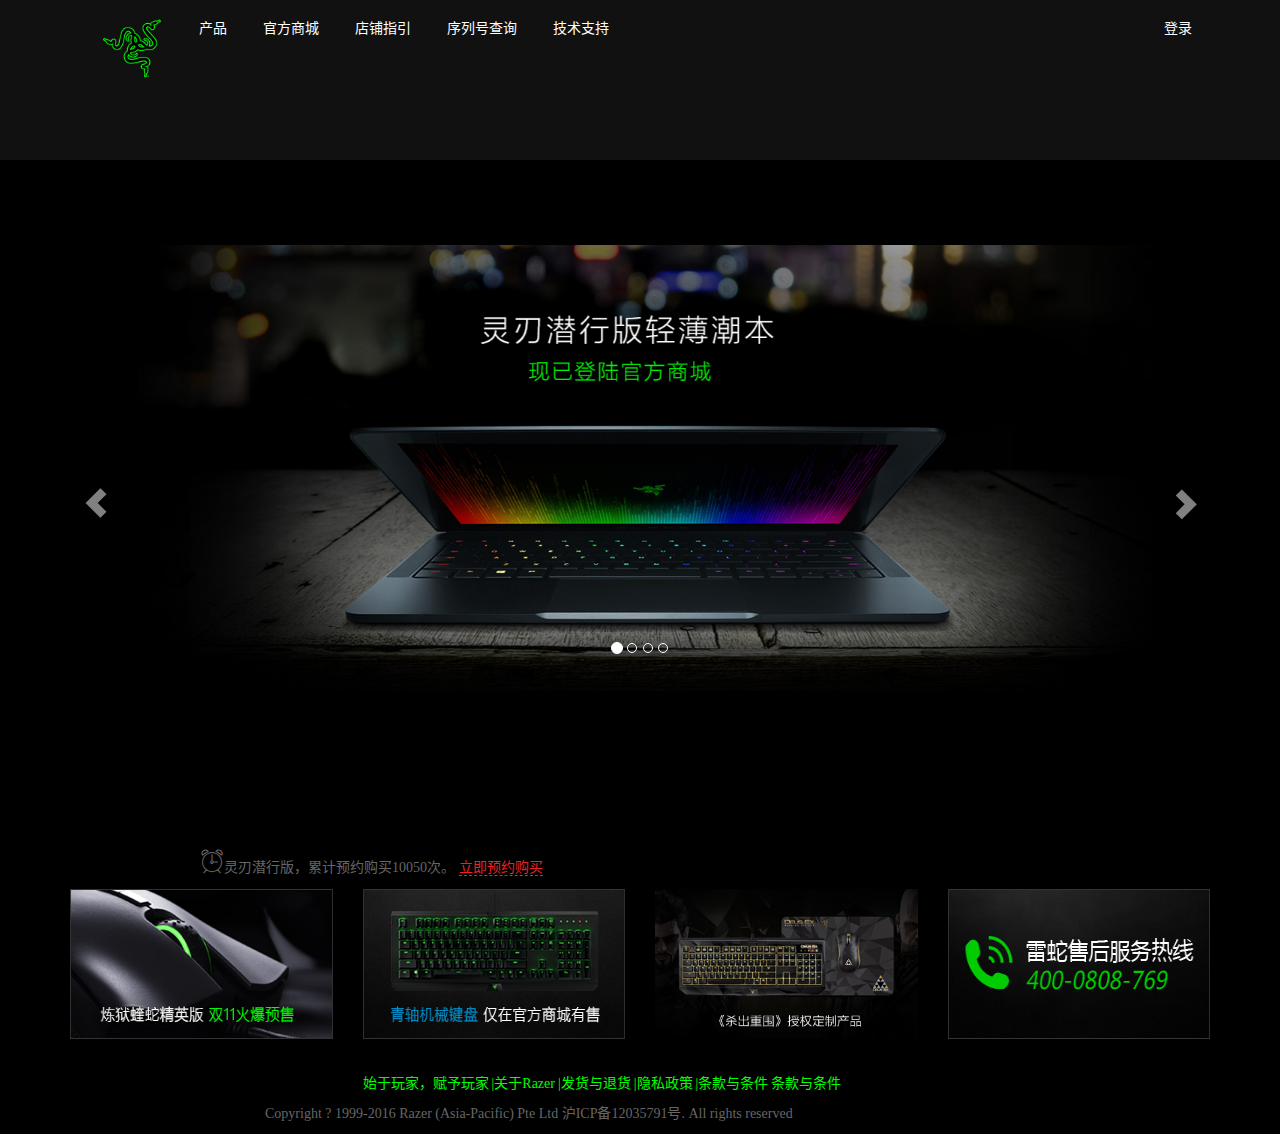
<file: index.html>
<!DOCTYPE html>
<html lang="zh-cn">
<head>
    <meta charset="utf-8">
    <meta http-equiv="X-UA-Compatible" content="IE=edge">
    <meta name="viewport"
          content="width=device-width, user-scalable=no, initial-scale=1.0, maximum-scale=1.0, minimum-scale=1.0">
    <title>雷蛇-始于玩家</title>
     <style type="text/css">
        .xl{
            position: relative;
            list-style: none;
            padding-left:5px ;
            display: none;
        }
        .xl li{
            height: 20px;
            line-height: 20px;
            text-align: center;
        }
      </style>
    <link rel="shortcut icon" type="image/x-icon" href="favicon.ico"/>
    <link href="lib/bootstrap-3.3.0-dist/dist/css/bootstrap.css" rel="stylesheet">
    <link rel="stylesheet" href="css/index.css">
    <!--[if lt IE 9]>
    <script src="lib/html5shiv-3.7.3/dist/html5shiv.min.js"></script>
    <script src="lib/Respond-1.4.2/src/respond.js"></script>
    <![endif]-->
</head>
<body>
    <!--顶部通栏-->
    <nav class="wjs_nav navbar" data-spy="affix" data-offset-top="60" role="navigation">
        <!--通栏的容器-->
        <div class="container">
            <!-- 移动端显示较好 -->
            <div class="navbar-header">
                <button type="button" class="navbar-toggle collapsed" data-toggle="collapse" data-target="#bs-example-navbar-collapse-1">
                    <span class="sr-only">Toggle navigation</span>
                    <span class="icon-bar"></span>
                    <span class="icon-bar"></span>
                    <span class="icon-bar"></span>
                </button>
            </div>

            <!-- Collect the nav links, forms, and other content for toggling -->
            <div class="collapse navbar-collapse" id="bs-example-navbar-collapse-1">
                <ul class="nav navbar-nav">
                     <li class="active"><a href="#"><img src="images/CN_home-logo.jpg" width="60px" height="60px"></a></li>
                    <li class="dh"><a href="#">产品</a>
                        <ul class="xl">
                                <li><a href="#">游戏系统</a></li>
                                <li><a href="#">游戏鼠标</a></li>
                                <li><a href="#">游戏键盘</a></li>
                                <li><a href="#">游戏音频</a></li>
                                <li><a href="#">游戏套装</a></li>
                                <li><a href="#">游戏手柄</a></li>
                            </ul>
                    </li>
                    <li class="dh">
                        <ul class="xl clearfix">                    
                        </ul>
                    </li>
                    <li class="dh"><a href="store.html">官方商城</a>
                        <ul class="xl clearfix">
                                <li><a href="#">游戏系统</a></li>
                                <li><a href="#">游戏系统</a></li>
                                <li><a href="#">游戏系统</a></li>
                                <li><a href="#">游戏系统</a></li>
                            </ul>
                    </li>
                    <li class="dh"><a href="#">店铺指引</a>
                        <ul class="xl clearfix">
                                <li><a href="#">申请代理</a></li>
                                <li><a href="#">专卖店销售</a></li>
                                <li><a href="#">店铺售后</a></li>
                            </ul>
                    </li>
                     <li class="dh"><a href="#">序列号查询</a>
                        <ul class="xl clearfix">
                                <li><a href="#">官网正品查询</a></li>
                                <li><a href="#">维权售后服务</a></li>
                            </ul>
                    </li>
                     <li class="dh"><a href="#">技术支持</a>
                        <ul class="xl clearfix">
                                <li><a href="#">游戏安装</a></li>
                                <li><a href="#">驱动下载</a></li>
                            </ul>
                    </li>

                </ul>

                <ul class="nav navbar-nav navbar-right clearfix">
                    <li><a href="#">登录</a></li>
                </ul>
            </div><!-- /.navbar-collapse -->
        </div><!-- /.container-fluid -->
    </nav>
    <!--轮播图-->
    <div id="carousel-example-generic" class="wjs_banner carousel slide" data-ride="carousel">
            <!-- 小圆点 -->
            <ol class="carousel-indicators">
                <li data-target="#carousel-example-generic" data-slide-to="0" class="active"></li>
                <li data-target="#carousel-example-generic" data-slide-to="1"></li>
                <li data-target="#carousel-example-generic" data-slide-to="2"></li>
                <li data-target="#carousel-example-generic" data-slide-to="3"></li>
            </ol>

            <!-- 轮播的内容 -->
            <div class="carousel-inner" role="listbox">
                <div class="item active">
                    <a href="#" style="background-image:url(images/CN_homepage-2016-BladeStealth-razerstore.jpg)" class="hidden-xs big"></a>
                    <a href="#">
                        <img src="images/CN_homepage-2016-mobile-BladeStealth-razerstore.jpg" class="small hidden-lg hidden-md hidden-sm">
                    </a>
                </div>
                <div class="item">
                    <a href="#" style="background-image:url(images/CN_homepage-2016-ningmei.jpg)" class="hidden-xs big"></a>
                    <a href="#">
                        <img src="images/CN_homepage-2016-mobile-ningmei.jpg" class="small hidden-lg hidden-md hidden-sm">
                    </a>
                </div>
                <div class="item">
                    <a href="#" style="background-image:url(images/CN_homepage-hero-2016-Overwatch.jpg)" class="hidden-xs big"></a>
                    <a href="#">
                        <img src="images/CN_homepage-hero-2016-Overwatch-mobile.jpg" class="small hidden-lg hidden-md hidden-sm">
                    </a>
                </div>
                <div class="item">
                    <a href="#" style="background-image:url(images/CN_homepage-hero-bw-x-chroma.jpg)" class="hidden-xs big"></a>
                    <a href="#">
                        <img src="images/CN_homepage-mobile-bw-x-chroma.jpg" class="small hidden-lg hidden-md hidden-sm">
                    </a>
                </div>
            </div>

            <!-- 方向键 -->
            <a class="left carousel-control" href="#carousel-example-generic" role="button" data-slide="prev">
                <span class="glyphicon glyphicon-chevron-left"></span>
                <span class="sr-only">Previous</span>
            </a>
            <a class="right carousel-control" href="#carousel-example-generic" role="button" data-slide="next">
                <span class="glyphicon glyphicon-chevron-right"></span>
                <span class="sr-only">Next</span>
            </a>
    </div>   
    <!--预约-->
    <div class="wjs_book">
        <div class="container">
                <div class="pull-left">
                    <span class="wjs_icon wjs_icon_e906">灵刃潜行版，累计预约购买10050次。</span>
                    <a href="#" class="book_link">立即预约购买</a>
                </div>
        </div>
    </div>
    <!--产品信息-->

            <!-- 面板部分 -->
            <div class="tab-content">
                <div role="tabpanel" class="tab-pane active" id="wjs_product_tab1">
                    <div class="container">
                        <div class="row">
                            <div class="col-md-3 col-sm-6 col-xs-12 gf clearfix ">
                                <div class="product"><a href="#"><img src="images/cn-homepage-touts-deathadder.jpg" width="100%" height="150px"></a></div>
                            </div>
                            <div class="col-md-3 col-sm-6 col-xs-12 hr clearfix ">
                                <div class="qz"><a href="#"><img src="images/cn-homepage-touts-proprietary.jpg" width="100%" height="150px"></a></div>
                            </div>
                            <div class="col-md-3 col-sm-6 col-xs-12 rx clearfix ">
                               <div class="sh"><a href="#"><img src="images/1474625684898059300.jpg" width="100%" height="150px"></a></div>
                            </div>
                             <div class="col-md-3 col-sm-6 col-xs-12 rx01 clearfix ">
                               <div class="sh"><a href="#"><img src="images/cn-home-tout-right-service.jpg" width="100%" height="150px"></a></div>
                            </div>
                      </div>
                 </div>
            </div>
            <!---->
           <div class="wjs_partner">
        <div class="container">
            <div class="row">
                <ul class="col-md-8 col-md-offset-3">
                    <li><a href="#">始于玩家，赋予玩家</a>|</li>
                    <li><a href="#">关于Razer</a>|</li>
                    <li><a href="#">发货与退货</a>|</li>
                    <li><a href="#">隐私政策</a>|</li>
                    <li><a href="#">条款与条件</a></li>
                    <li><a href="#">条款与条件</a></li>
                </ul>
            </div>
        </div>
         <div class="container ">
              <div class="row">
                  <p class="col-md-8 col-md-offset-2"><span>Copyright ? 1999-2016 Razer (Asia-Pacific) Pte Ltd</span> <span>沪ICP备12035791号. All rights reserved</span></p>
              </div>
     </div>
    </div>  
<script src="lib/jquery-1.12.4.js"></script>
<script src="lib/bootstrap-3.3.0-dist/dist/js/bootstrap.min.js"></script>
<script src="js/swipe.js"></script>
<script src="js/index.js"></script>
</body>
</html>
</file>
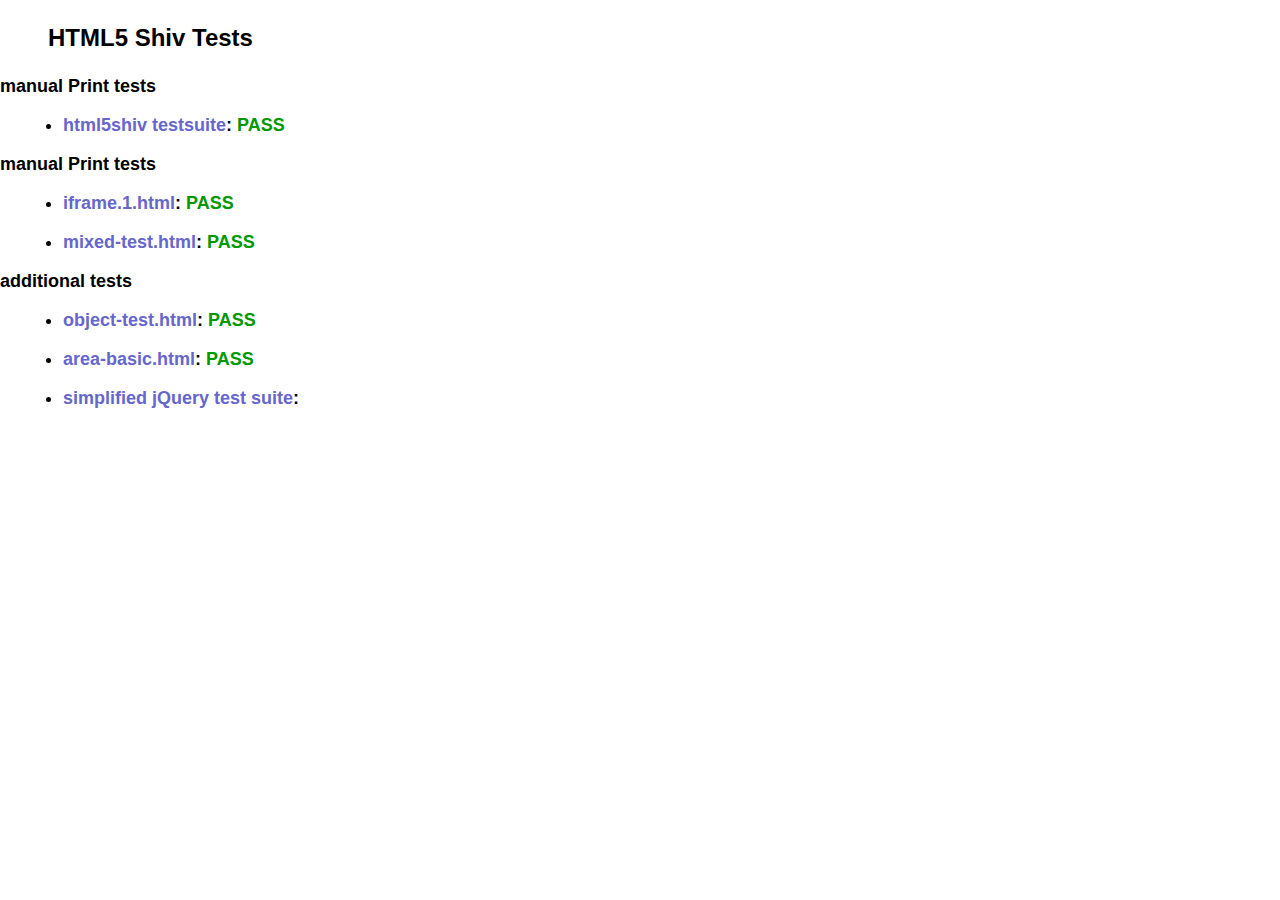
<file: lib/html5shiv-3.7.3/test/index.html>
<!doctype html>
<html>
	<head>
		<meta charset="utf-8">
		<title>IE&lt;9 HTML5 Shiv Tests</title>
		<link rel="stylesheet" href="style.css">
		<script src="../src/html5shiv-printshiv.js"></script>
	</head>
	<body>
		<h1>
			HTML5 Shiv Tests
		</h1>
		<h2>manual Print tests</h2>
		<ul>
			<li>
				<a href="html5shiv.html">html5shiv testsuite</a>: <span class="pass">PASS</span>
			</li>
			
		</ul>
		<h2>manual Print tests</h2>
		<ul>
			<li>
				<a href="iframe.1.html">iframe.1.html</a>: <span class="pass">PASS</span>
			</li>
			<li>
				<a href="mixed-test.html">mixed-test.html</a>: <span class="pass">PASS</span>
			</li>
			
		</ul>
		<h2>additional tests</h2>
		<ul>
			
			<li>
				<a href="object-test.html">object-test.html</a>: <span class="pass">PASS</span>
			</li>
			
			<li>
				<a href="highcharts/area-basic.html">area-basic.html</a>: <span class="pass">PASS</span>
			</li>
			<li>
				<a href="jquery-1.7.1/index.html">simplified jQuery test suite</a>:
			</li>
		</ul>
	<body>
</html>
</file>
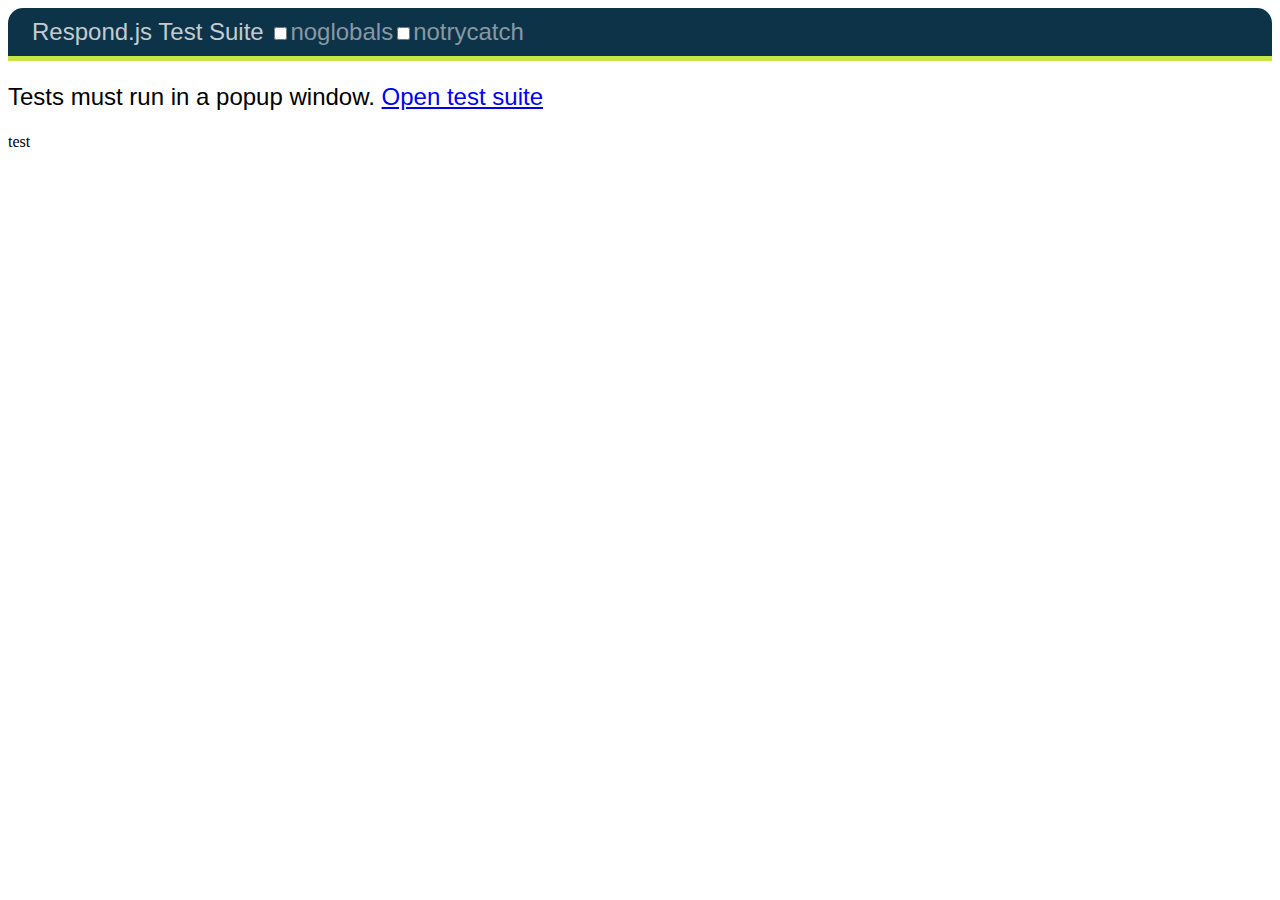
<file: lib/Respond-1.4.2/test/unit/index.html>
<!DOCTYPE html>
<html>
<head>
	<meta charset="utf-8" />
	<title>Respond.js Test Suite</title>
	<link rel="stylesheet" href="qunit/qunit.css" media="screen">
	<script src="qunit/qunit.js"></script>
	<link href="test.css" rel="stylesheet" />
	<link href="test2.css" media="screen and (min-width: 950px)" rel="stylesheet" />
	<link href="test3.css" media="screen and (min-width: 68.75em)" rel="stylesheet" />
	<script src="../../dest/respond.src.js"></script>
	<script src="tests.js"></script>

</head>
<body>
	<h1 id="qunit-header">Respond.js Test Suite</h1>
	<h2 id="qunit-banner"></h2>
	<div id="qunit-testrunner-toolbar"></div>
	<h2 id="qunit-userAgent"></h2>
	<ol id="qunit-tests"></ol>
	
	<!-- tests must run in new window -->
	<div id="launcher"></div>
	
	<!-- elem for applying css via queries -->
	<div id="testelem" class="foo">test</div>
	
</body>
</html>
</file>
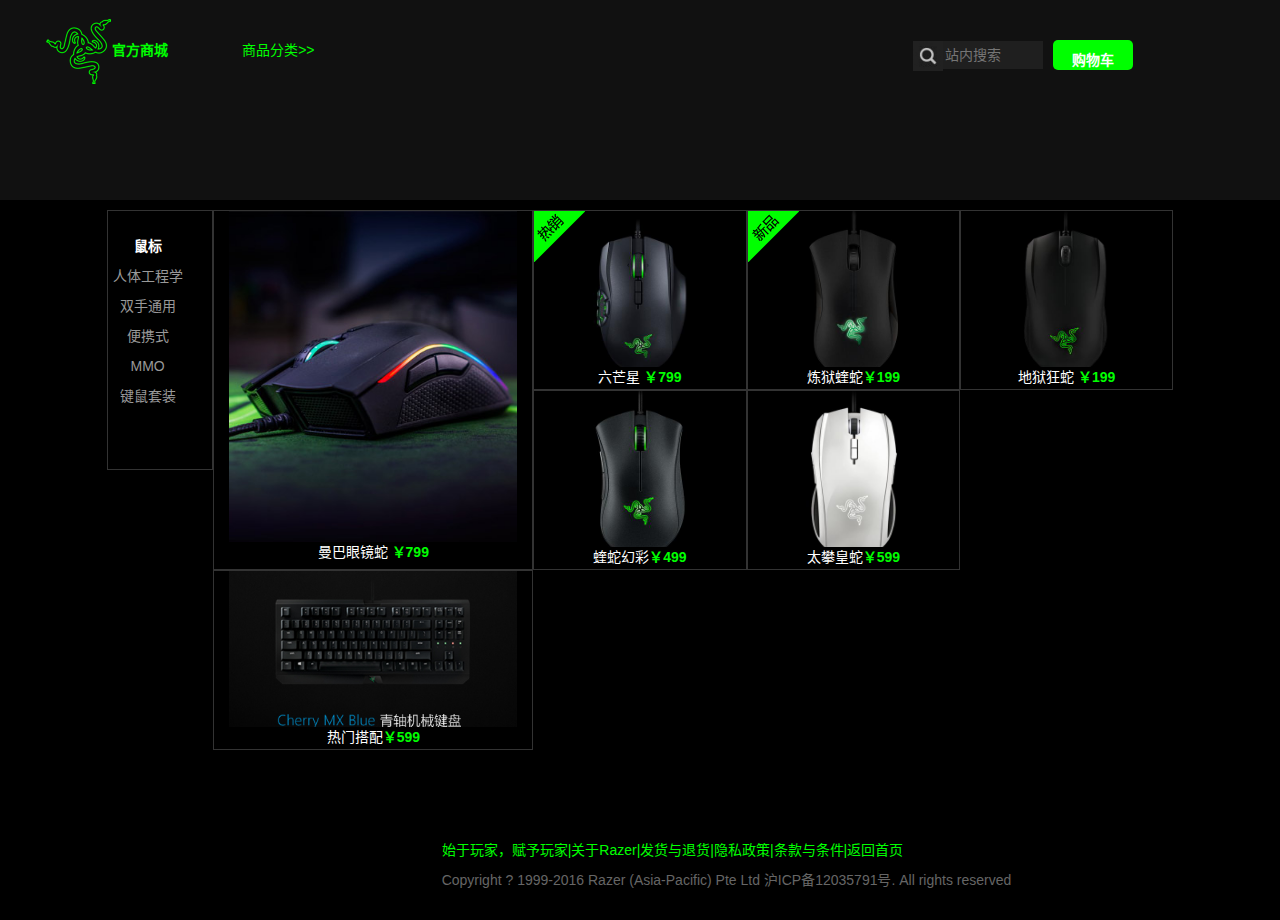
<file: shangcheng.html>
<!DOCTYPE html>
<html lang="zh-cn">
<head>
    <meta charset="utf-8">
    <meta http-equiv="X-UA-Compatible" content="IE=edge">
    <meta name="viewport"
          content="width=device-width, user-scalable=no, initial-scale=1.0, maximum-scale=1.0, minimum-scale=1.0">
    <title>鼠标商城</title>
    <!-- Bootstrap -->
    <!--引入bootstrap的css文件-->
    <link href="lib/bootstrap-3.3.0-dist/dist/css/bootstrap.min.css" rel="stylesheet">
      <link rel="stylesheet" href="css/product.css" />
      <link rel="stylesheet" href="css/font-awesome.min.css" />
      <link rel="shortcut icon" type="image/x-icon" href="favicon.ico"/>
    <!-- HTML5 shim and Respond.js for IE8 support of HTML5 elements and media queries -->
    <!-- WARNING: Respond.js doesn't work if you view the page via file:// -->
    <!--[if lt IE 9]>
    <script src="lib/html5shiv-3.7.3/dist/html5shiv.min.js"></script>
    <script src="lib/Respond-1.4.2/src/respond.js"></script>
    <![endif]-->
</head>
<body>
<!--TODO-->
<!--container类似于版心-->
<!--container-fluid类似于通栏-->
<div id="nav">
	<div class="container-fluid">
         <div class="row">
         	<div class="col-md-2"><img src="images/logo.png"/><span id="gf">官方商城</span></div>
         	<div class="col-md-1"><span class="all-product">商品分类>></span></div>
         	<div class="col-md-2 col-sm-10 col-xs-12 col-md-pull-1 col-sm-offset-6 col-xs-pull-1"><ul class="login"><li><span><img src="images/fangda.jpg" height="30px"/></span><input type="text" placeholder="站内搜索"></li><li id="car"><a href="#">购物车</a></li></ul></div>
         </div>
</div>
</div>
<div id="tp">
	<div class="container-fluid">
         <div class="row">
         	<div class="col-md-1 col-sm-2 col-xs-12 col-md-offset-1 col-sm-offset-2 col-xs-offset-0" id="dhl"><ul><li><a id="mouse" href="#"><b>鼠标</b></a></li><li><a href="#">人体工程学</a></li><li><a href="#">双手通用</a></li><li><a href="#">便携式</a></li><li><a href="#">MMO</a></li><li><a href="#">键鼠套装</a></li></ul></div>
         	<div class="col-md-3 col-sm-2 col-xs-12 hidden-sm" id="me"><a href="http://www.baidu.com"><img src="images/1474185865706453239.jpg" width="100%" height="346px"><span class="one">曼巴眼镜蛇 <b>￥799</b></span> </a></a></div>
         	<div class="col-md-2 col-sm-2 col-xs-6" id="two"><a href="#"><img src="images/280_G_1472551862003.jpg" width="100%" height="171px"/><span class="one">六芒星 <b>￥799</b></span><span id="rx"></span></a></div>
         	<div class="col-md-2 col-sm-2 col-xs-6"><a href="#"><img src="images/197_G_1477038740326.jpg" width="100%" height="171px"/><span class="one">炼狱蝰蛇<b>￥199</b></span><span id="xp"></span></a></div>
         	<div class="col-sm-2 col-xs-12"><a href="#"><img src="images/72_G_1474602347285.jpg" width="100%" height="171px"/><span class="one">地狱狂蛇 <b>￥199</b></span></a></div>
         	<div id="ss" class="col-md-2 col-sm-2 col-xs-6 col-md-offset-2 col-md-pull-2 col-sm-pull-2"><a href="#"><img src="images/192_G_1477038366294.jpg" width="100%" height="171px"/><span class="one">蝰蛇幻彩<b>￥499</b></span></a></div>
         	<div class="col-md-2 col-sm-2 col-xs-6 col-md-pull-2"><a href="#"><img src="images/133_G_1477037159521.jpg" width="100%" height="171px"/><span class="one">太攀皇蛇<b>￥599</b></span></a></div>
         	<div class="col-md-2 col-sm-2 col-xs-12 col-md-pull-2"><a href="#"><img src="images/283_G_1472631486477.jpg" width="100%" height="171px"/><span class="one">蝰蛇幻彩<b>￥599</b></span></a></div>
         	<div class="col-md-3 col-sm-2 col-xs-12"><a href="#"><img src="images/1474625590184955425.jpg" width="100%" height="171px"/><span class="one">热门搭配<b>￥599</b></span></a></div>
         </div>
</div>
</div>
<div class="foter">
	<div class="container-fluid">
		<div class="row">
                <ul class="col-md-8 col-sm-10 col-xs-12 col-md-offset-4 col-sm-offset-2">
                    <li><a href="#">始于玩家，赋予玩家</a>|</li>
                    <li><a href="#">关于Razer</a>|</li>
                    <li><a href="#">发货与退货</a>|</li>
                    <li><a href="#">隐私政策</a>|</li>
                    <li><a href="#">条款与条件</a>|</li>
                    <li><a href="index.html">返回首页</a></li>
                </ul>
            </div>
	</div><br />
	<div class="container-fluid ">
              <div class="row">
                  <p class="col-md-8 col-md-offset-4 hidden-sm"><span>Copyright ? 1999-2016 Razer (Asia-Pacific) Pte Ltd</span> <span>沪ICP备12035791号. All rights reserved</span></p>
              </div>
     </div>
</div>
<!-- jQuery (necessary for Bootstrap's JavaScript plugins) -->
<script src="lib/jquery-1.12.4.js"></script>
<!-- Include all compiled plugins (below), or include individual files as needed -->
<script src="lib/bootstrap-3.3.0-dist/dist/js/bootstrap.min.js"></script>
</body>
</html>
</file>
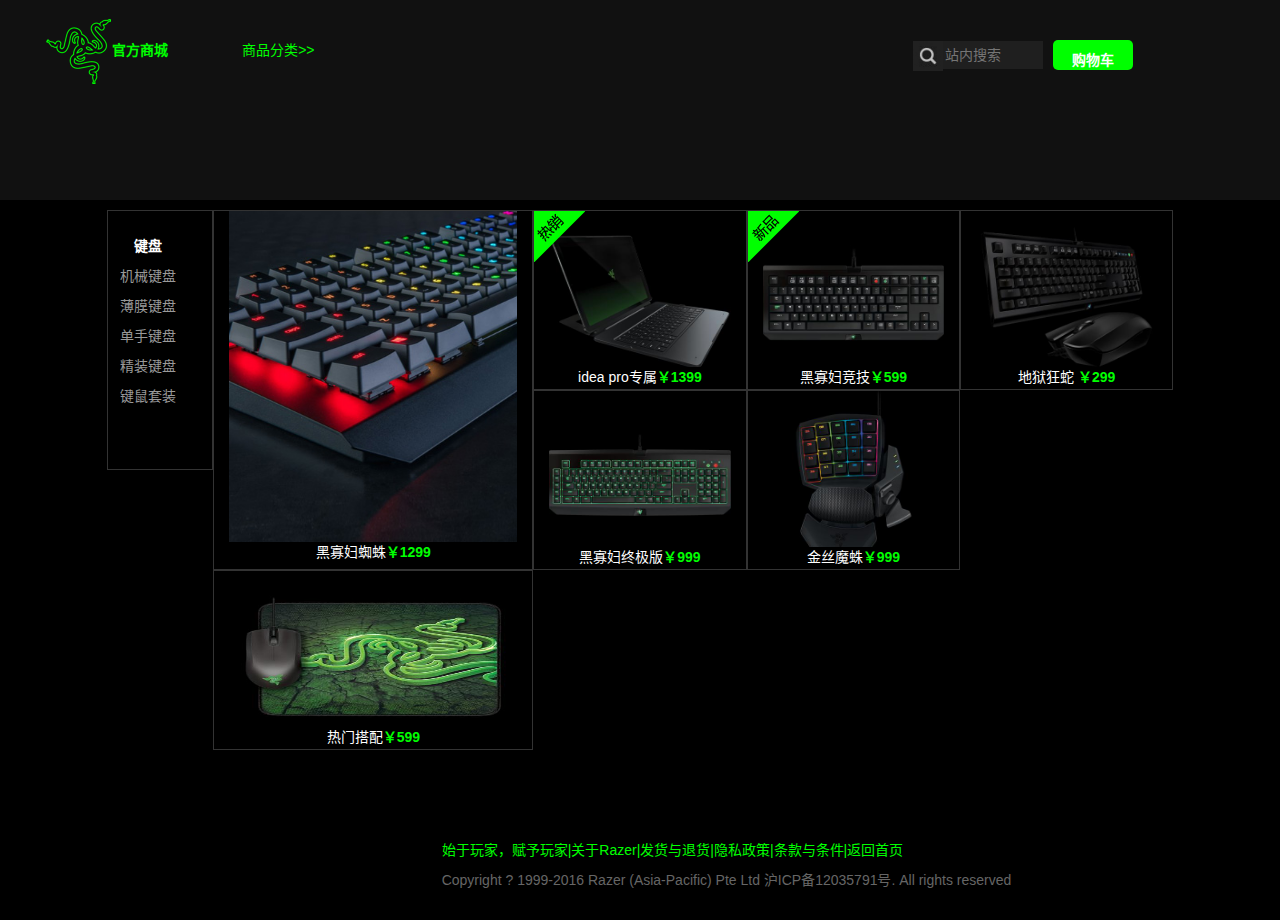
<file: shangcheng01.html>
<!DOCTYPE html>
<html lang="zh-cn">
<head>
    <meta charset="utf-8">
    <meta http-equiv="X-UA-Compatible" content="IE=edge">
    <meta name="viewport"
          content="width=device-width, user-scalable=no, initial-scale=1.0, maximum-scale=1.0, minimum-scale=1.0">
    <title>鼠标商城</title>
    <!-- Bootstrap -->
    <!--引入bootstrap的css文件-->
    <link href="lib/bootstrap-3.3.0-dist/dist/css/bootstrap.min.css" rel="stylesheet">
      <link rel="stylesheet" href="css/product.css" />
      <link rel="stylesheet" href="css/font-awesome.min.css" />
      <link rel="shortcut icon" type="image/x-icon" href="favicon.ico"/>
    <!-- HTML5 shim and Respond.js for IE8 support of HTML5 elements and media queries -->
    <!-- WARNING: Respond.js doesn't work if you view the page via file:// -->
    <!--[if lt IE 9]>
    <script src="lib/html5shiv-3.7.3/dist/html5shiv.min.js"></script>
    <script src="lib/Respond-1.4.2/src/respond.js"></script>
    <![endif]-->
</head>
<body>
<!--TODO-->
<!--container类似于版心-->
<!--container-fluid类似于通栏-->
<div id="nav">
	<div class="container-fluid">
         <div class="row">
         	<div class="col-md-2"><img src="images/logo.png"/><span id="gf">官方商城</span></div>
         	<div class="col-md-1"><span class="all-product">商品分类>></span></div>
         	<div class="col-md-2 col-sm-10 col-xs-12 col-md-pull-1 col-sm-offset-6 col-xs-pull-1"><ul class="login"><li><span><img src="images/fangda.jpg" height="30px"/></span><input type="text" placeholder="站内搜索"></li><li id="car"><a href="#">购物车</a></li></ul></div>
         </div>
</div>
</div>
<div id="tp">
	<div class="container-fluid">
         <div class="row">
         	<div class="col-md-1 col-sm-2 col-xs-12 col-md-offset-1 col-sm-offset-2 col-xs-offset-0" id="dhl"><ul><li><a id="mouse" href="#"><b>键盘</b></a></li><li><a href="#">机械键盘</a></li><li><a href="#">薄膜键盘</a></li><li><a href="#">单手键盘</a></li><li><a href="#">精装键盘</a></li><li><a href="#">键鼠套装</a></li></ul></div>
         	<div class="col-md-3 col-sm-2 col-xs-12 hidden-sm" id="me"><a href="http://www.baidu.com"><img src="images/1474535547691747947.jpg" width="100%" height="346px"><span class="one">黑寡妇蜘蛛<b>￥1299</b></span> </a></a></div>
         	<div class="col-md-2 col-sm-2 col-xs-6" id="two"><a href="#"><img src="images/305_G_1473328891742.jpg" width="100%" height="171px"/><span class="one">idea pro专属<b>￥1399</b></span><span id="rx"></span></a></div>
         	<div class="col-md-2 col-sm-2 col-xs-6"><a href="#"><img src="images/98_G_1477043461543 (1).jpg" width="100%" height="171px"/><span class="one">黑寡妇竞技<b>￥599</b></span><span id="xp"></span></a></div>
         	<div class="col-sm-2 col-xs-6"><a href="#"><img src="images/75_G_1450666797011.jpg" width="100%" height="171px"/><span class="one">地狱狂蛇 <b>￥299</b></span></a></div>
         	<div id="ss" class="col-md-2 col-sm-2 col-xs-6 col-md-offset-2 col-md-pull-2 col-sm-pull-2"><a href="#"><img src="images/102_G_1477041128154 (1).jpg" width="100%" height="171px"/><span class="one">黑寡妇终极版<b>￥999</b></span></a></div>
         	<div class="col-md-2 col-sm-2 col-xs-4 col-md-pull-2"><a href="#"><img src="images/257_G_1449219052584.jpg" width="100%" height="171px"/><span class="one">金丝魔蛛<b>￥999</b></span></a></div>
         	<div class="col-md-2 col-sm-2 col-xs-4 col-md-pull-2"><a href="#"><img src="images/246_G_1472722872607.jpg" width="100%" height="171px"/><span class="one">萨诺狼蛛<b>￥299</b></span></a></div>
         	<div class="col-md-3 col-sm-2 col-xs-4"><a href="#"><img src="images/244_G_1444807131999.jpg" width="100%" height="171px"/><span class="one">热门搭配<b>￥599</b></span></a></div>
         </div>
</div>
</div>
<div class="foter">
	<div class="container-fluid">
		<div class="row">
                <ul class="col-md-8 col-sm-10 col-xs-12 col-md-offset-4 col-sm-offset-2">
                    <li><a href="#">始于玩家，赋予玩家</a>|</li>
                    <li><a href="#">关于Razer</a>|</li>
                    <li><a href="#">发货与退货</a>|</li>
                    <li><a href="#">隐私政策</a>|</li>
                    <li><a href="#">条款与条件</a>|</li>
                    <li><a href="index.html">返回首页</a></li>
                </ul>
            </div>
	</div><br />
	<div class="container-fluid ">
              <div class="row">
                  <p class="col-md-8 col-md-offset-4 hidden-sm"><span>Copyright ? 1999-2016 Razer (Asia-Pacific) Pte Ltd</span> <span>沪ICP备12035791号. All rights reserved</span></p>
              </div>
     </div>
</div>
<!-- jQuery (necessary for Bootstrap's JavaScript plugins) -->
<script src="lib/jquery-1.12.4.js"></script>
<!-- Include all compiled plugins (below), or include individual files as needed -->
<script src="lib/bootstrap-3.3.0-dist/dist/js/bootstrap.min.js"></script>
</body>
</html>
</file>
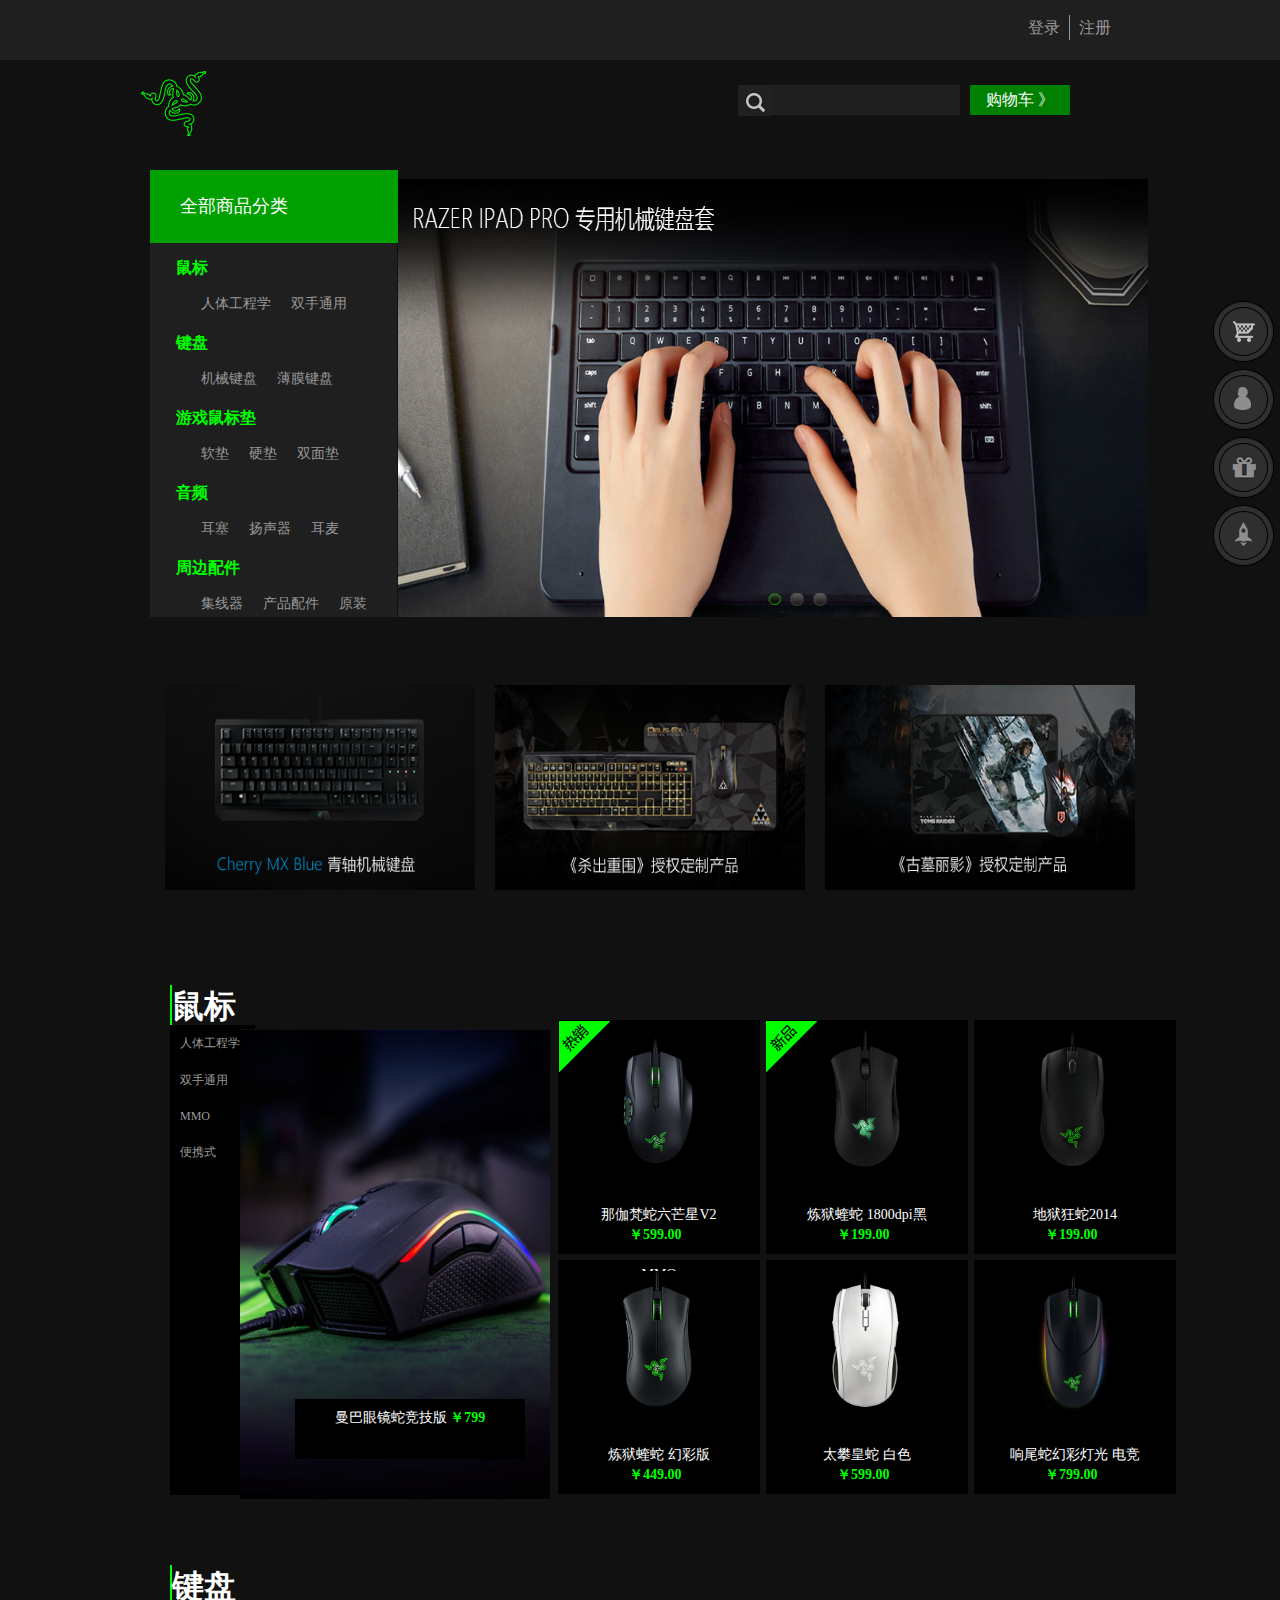
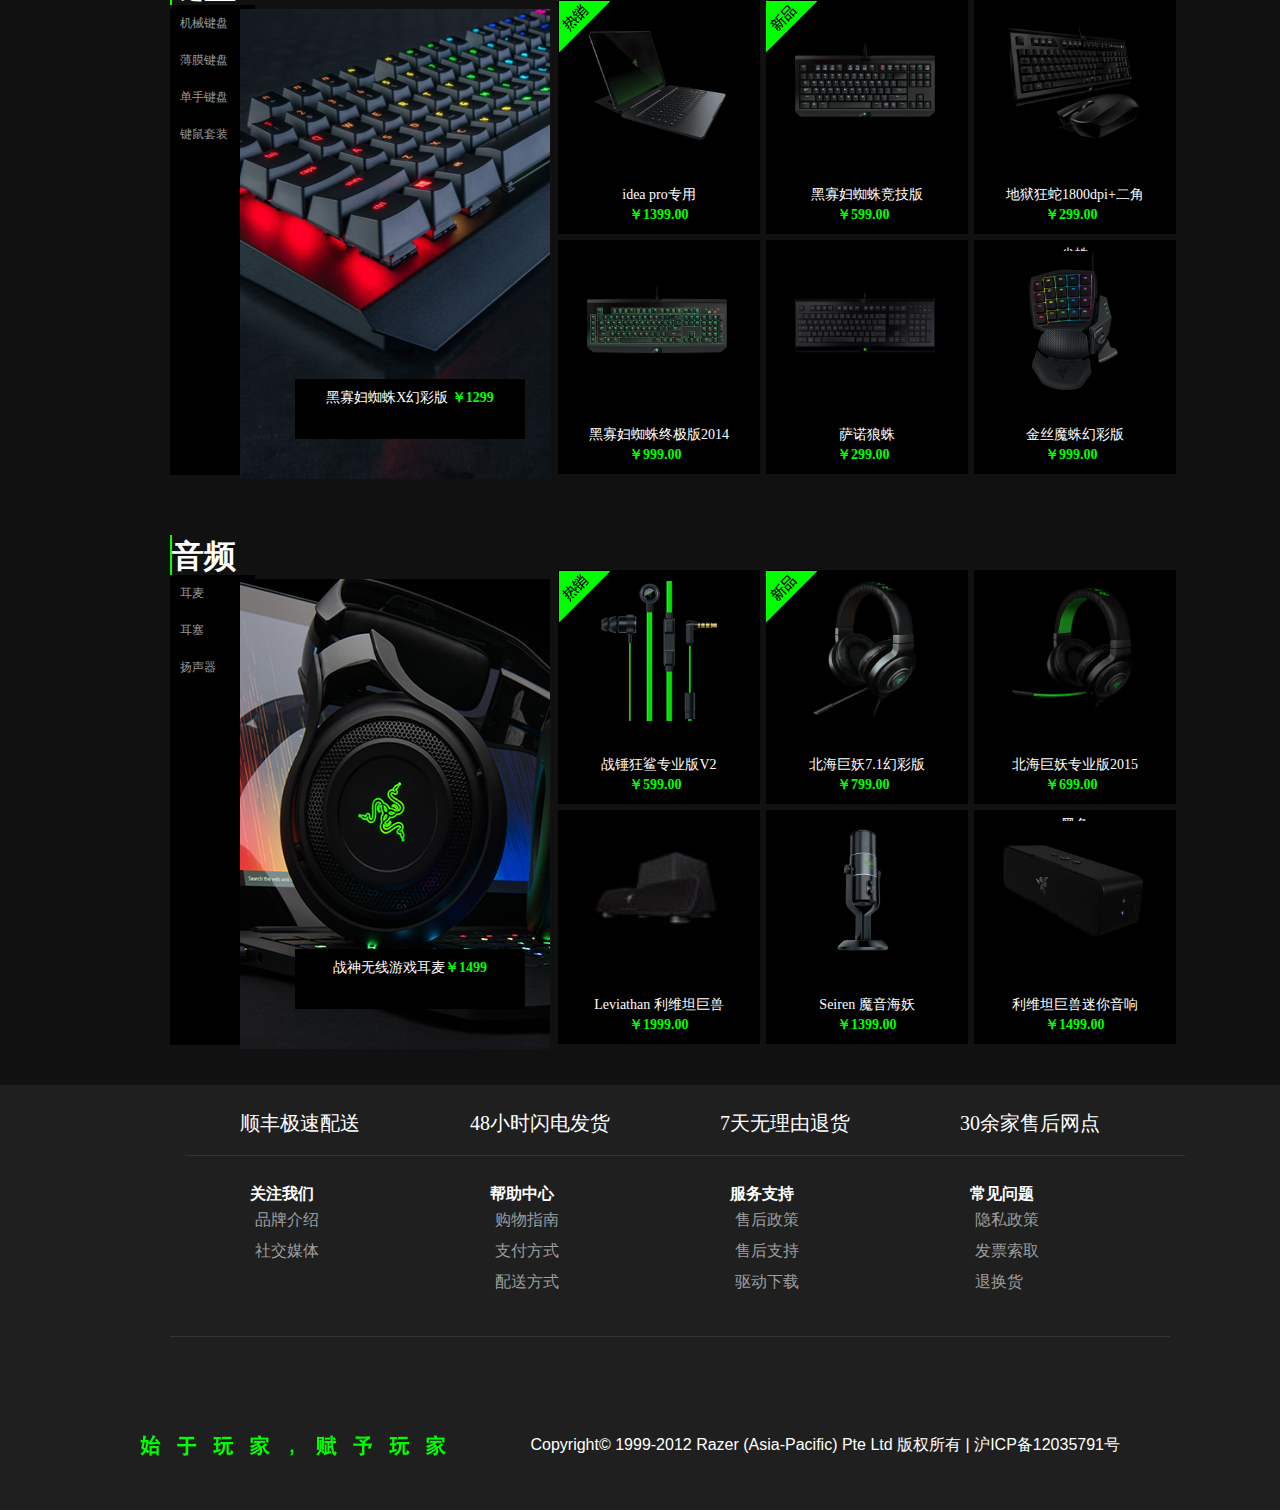
<file: store.html>
<!DOCTYPE html>
<html lang="en">
    <head>
        <meta charset="utf-8">
        <title>雷蛇-始于玩家</title>
        <link rel="stylesheet" href="css/store.css" />
        <script type="text/javascript" src="js/jquery-1.12.4.js" ></script>
        <script type="text/javascript" src="js/store.js" ></script>
        <link rel="shortcut icon" type="image/x-icon" href="favicon.ico"/>
        <link rel="stylesheet" href="css/font-awesome.min.css" />
    </head>
    <body>
          <div class="head">
              <div class="banxin">
                      <ul class="login">
                          <li class="dy"><a href="#">登录</a></li>
                          <li><a href="#">注册</a></li>
                      </ul>
              </div>
          </div>
          <div class="banxin">
          <div class="top">
               <span class="logo"></span>
                <span class="fd"></span>
              <div class="search">
              <input type="text" >
              </div>
              <div class="goto"><a href="#">购物车 》</a></div>
          </div>
          </div>
          <div class="banxin">
              <div class="dhl">
              <li id="all-product"><a href="index.html">全部商品分类</a></li>
                  <ul class="dh-left">
                      <li><h4>鼠标</h4><a href="#">人体工程学</a><a href="#">双手通用</a>
                      <ul class="dh-right"><li><a href="#"><img src="images/85_thumb_G_1474601942491.jpg">人体工程学</a></li><li><a href="#"><img src="images/95_thumb_G_1416884503292%20%281%29.jpg">双手通用</a></li><li><a href="#"><img src="images/77_thumb_G_1410425757717.jpg">便携式</a></li></ul></li>
                      <li><h4>键盘</h4><a href="#">机械键盘</a><a href="#">薄膜键盘</a>
                      <ul class="dh-right"><li><a href="#"><img src="images/98_thumb_G_1477043461024.jpg">机械键盘</a></li><li><a href="#"><img src="images/96_thumb_G_1416886292199.jpg">薄膜键盘</a></li></ul></li>
                       <li><h4>游戏鼠标垫</h4><a href="#">软垫</a><a href="#">硬垫</a><a href="#">双面垫</a>
                      <ul class="dh-right"><li><a href="#"><img src="images/143_thumb_G_1420613737102.jpg">软垫</a></li><li><a href="#"><img src="images/135_G_1420602509319.jpg">硬垫</a></li><li><a href="#"><img src="images/151_thumb_G_1420618494022.jpg">双面垫</a></li><li><a href="#"><img src="images/152_thumb_G_1421724130098.jpg">便携式</a></li></ul></li>
                      <li><h4>音频</h4><a href="#">耳塞</a><a href="#">扬声器</a><a href="#">耳麦</a>
                      <ul class="dh-right"><li><a href="#"><img src="images/118_thumb_G_1420525409079.jpg">耳麦</a></li><li><a href="#"><img src="images/116_thumb_G_1420515930246.jpg">耳塞</a></li><li><a href="#"><img src="images/193_thumb_G_1421314773991.jpg">扬声器</a></li><li><a href="#"><img src="images/128_thumb_G_1420527595932.jpg">耳机</a></li></ul></li>
                     <li><h4>周边配件</h4><a href="#">集线器</a><a href="#">产品配件</a><a href="#">原装</a>
                      <ul class="dh-right"><li><a href="#"><img src="images/208_thumb_G_1476673091661.jpg">集线器</a></li><li><a href="#"><img src="images/210_thumb_G_1421819941615.jpg">产品配件</a></li><li><a href="#"><img src="images/202_thumb_G_1421746020704.jpg">装备保护</a></li><li><a href="#"><img src="images/204_thumb_G_1421747846868.jpg">生活方式</a></li></ul></li>
                  </ul>
              </div>
              <!--轮播图-->
              <div class="banxin">
              	<div class="slider" id="slider">
                   <div class="slider-img">
        <ul class="sd">
            <li><img src="images/1476244685590285596.jpg" ></li>
            <li><img src="images/1473670176684827166.jpg" ></li>
            <li><img src="images/1475981620168961855.jpg" ></li>
        </ul>
    </div>
    <div class="arrow">
        <span class="prev"><</span>
        <span class="next">></span>
    </div>
    <div class="ctrl-square">
          <span class="current"></span>
          <span></span>
          <span></span>
    </div>
        </div>
         <script>
   var slider=$(".slider");
   var lis=$(".sd li");
    var index;
    var num=0;
    var arrow=$(".arrow");
    $(".sd li").eq(0).css("opacity",1).siblings().css("opacity",0)
    $(".ctrl-square span").on("click", function () {
        index = $(this).index()
        $(".sd li").eq(index).animate({"opacity":1}).siblings().animate({"opacity":0})
        $(".ctrl-square span").eq(index).addClass("current").siblings().removeClass("current")
        num=index;
    })
    $(".prev").on("click", function () {
    	--num<0?num=lis.length-1:num;
    	$(".sd li").eq(num).animate({"opacity":1}).siblings().animate({"opacity":0})
        $(".ctrl-square span").eq(num).addClass("current").siblings().removeClass("current")
    	console.log(num);
    	light();
    })
    $(".next").on("click", function () {
    	++num>lis.length-1?num=0:num;
    	$(".sd li").eq(num).animate({"opacity":1}).siblings().animate({"opacity":0})
        $(".ctrl-square span").eq(num).addClass("current").siblings().removeClass("current")
        console.log(num)
    })
    timer=setInterval(autoplay,2500);
   function autoplay(){
   	   ++num>lis.length-1?num=0:num;
    	$(".sd li").eq(num).animate({"opacity":1}).siblings().animate({"opacity":0})
        $(".ctrl-square span").eq(num).addClass("current").siblings().removeClass("current")
        console.log(num)
        light();
   } 
   slider.on("mouseenter",function(){
   	  arrow.css("display","block")
   	  clearInterval(timer)
   })
    slider.on("mouseleave",function(){
   	  arrow.css("display","none")
   	   timer=setInterval(autoplay,2500);
   })
    function light(){
        spanS=$(".square span");
        spanS.eq(num).addClass("current").siblings().removeClass("current");
            }
   </script>
           </div>
       <div class="banxin">
       	<ul class="product">
       		<li><a href="javascript:;"><img src="images/1474625590184955425.jpg" width="310px" height="205px"/></a></li>
       		<li><a href="javascript:;"><img src="images/1474625684898059300.jpg" width="310px" height="205px"/></a></li>
       		<li><a href="javascript:;"><img src="images/1474626103597252573.jpg" width="310px" height="205px"/></a></li>
       	</ul>
       </div>
       <div class="banxin">
       	<div class="cpxl">
       		<!--鼠标-->
       		<div class="sb">
       			<h1>鼠标</h1>
       			<ul>
       				<li><a href="#">人体工程学</a></li>
       				<li><a href="#">双手通用</a></li>
       				<li><a href="#">MMO</a></li>
       				<li><a href="#">便携式</a></li>
       			</ul>
       			<div class="hmb"><a href="shangcheng.html"><img src="images/1474185865706453239.jpg"/><span>曼巴眼镜蛇竞技版 <b>￥799</b></span> </a></div>
       		</div>
       	</div>
       	<div class="count">
       		<ul class="count01">
       			<li><a href="#"><img src="images/280_G_1472551862003.jpg" width="140px" height="140px"/><span>那伽梵蛇六芒星V2 MMO<b>￥599.00</b></span><span id="rx"></span></a></li>
       			<li><a href="#"><img src="images/197_G_1477038740326.jpg" width="140px" height="140px"/><span>炼狱蝰蛇 1800dpi黑<b>￥199.00</b></span><span id="xp"></span></a></li>
       			<li><a href="#"><img src="images/72_G_1474602347285.jpg" width="140px" height="140px"/><span>地狱狂蛇2014<b>￥199.00</b></span></a></li>
       			<li><a href="#"><img src="images/192_G_1477038366294.jpg" width="140px" height="140px"/><span>炼狱蝰蛇 幻彩版<b>￥449.00</b></span></a></li>
       			<li><a href="#"><img src="images/133_G_1477037159521.jpg" width="140px" height="140px"/><span>太攀皇蛇 白色<b>￥599.00</b></span></a></li>
       			<li><a href="#"><img src="images/283_G_1472631486477.jpg" width="140px" height="140px"/><span>响尾蛇幻彩灯光 电竞<b>￥799.00</b></span></a></li>
       		</ul>
       	</div>
       </div>
       	<!--键盘-->
       	<div class="banxin-one">
       	<div class="cpxl">
       		<div class="sb">
       			<h1>键盘</h1>
       			<ul>
       				<li><a href="#">机械键盘</a></li>
       				<li><a href="#">薄膜键盘</a></li>
       				<li><a href="#">单手键盘</a></li>
       				<li><a href="#">键鼠套装</a></li>
       			</ul>
       			<div class="hmb"><a href="shangcheng01.html"><img src="images/1474535547691747947.jpg"/><span>黑寡妇蜘蛛X幻彩版 <b>￥1299</b></span> </a></div>
       		</div>
       	</div>
       	<div class="count">
       		<ul class="count01">
       			<li><a href="#"><img src="images/305_G_1473328891742 (1).jpg" width="140px" height="140px"/><span>idea pro专用<b>￥1399.00</b></span><span id="rx"></span></a></li>
       			<li><a href="#"><img src="images/98_G_1477043461543 (1).jpg" width="140px" height="140px"/><span>黑寡妇蜘蛛竞技版<b>￥599.00</b></span><span id="xp"></span></a></li>
       			<li><a href="#"><img src="images/75_G_1450666797011.jpg" width="140px" height="140px"/><span>地狱狂蛇1800dpi+二角尘蛛<b>￥299.00</b></span></a></li>
       			<li><a href="#"><img src="images/102_G_1477041128154.jpg" width="140px" height="140px"/><span>黑寡妇蜘蛛终极版2014<b>￥999.00</b></span></a></li>
       			<li><a href="#"><img src="images/246_G_1472722872607.jpg" width="140px" height="140px"/><span>萨诺狼蛛<b>￥299.00</b></span></a></li>
       			<li><a href="#"><img src="images/257_G_1449219052584.jpg" width="140px" height="140px"/><span>金丝魔蛛幻彩版<b>￥999.00</b></span></a></li>
       		</ul>
       	</div>
       </div>
       </div>
       <!--音频-->
       <div class="banxin-two">
       	<div class="cpxl">
       		<div class="sb">
       			<h1>音频</h1>
       			<ul>
       				<li><a href="#">耳麦</a></li>
       				<li><a href="#">耳塞</a></li>
       				<li><a href="#">扬声器</a></li>
       			</ul>
       			<div class="hmb"><a href="javascript:;"><img src="images/1474536517456256634.jpg"/><span>战神无线游戏耳麦<b>￥1499</b></span> </a></div>
       		</div>
       	</div>
       	<div class="count">
       		<ul class="count01">
       			<li><a href="#"><img src="images/306_G_1473416305193.jpg" width="140px" height="140px"/><span>战锤狂鲨专业版V2 <b>￥599.00</b></span><span id="rx"></span></a></li>
       			<li><a href="#"><img src="images/131_G_1449735694606.jpg" width="140px" height="140px"/><span> 北海巨妖7.1幻彩版<b>￥799.00</b></span><span id="xp"></span></a></li>
       			<li><a href="#"><img src="images/125_G_1420527115722.jpg" width="140px" height="140px"/><span>北海巨妖专业版2015 黑色<b>￥699.00</b></span></a></li>
       			<li><a href="#"><img src="images/193_thumb_G_1421314773991.jpg" width="140px" height="140px"/><span>Leviathan 利维坦巨兽<b>￥1999.00</b></span></a></li>
       			<li><a href="#"><img src="images/194_G_1421316160239.jpg" width="140px" height="140px"/><span>Seiren 魔音海妖<b>￥1399.00</b></span></a></li>
       			<li><a href="#"><img src="images/293_G_1473046096935.jpg" width="140px" height="140px"/><span>利维坦巨兽迷你音响<b>￥1499.00</b></span></a></li>
       		</ul>
       	</div>
       </div>
       </div>
       <div class="footer">
       	<div class="banxin">
       	<ul class="fh">
       		<li>顺丰极速配送</li>
       		<li>48小时闪电发货</li>
       		<li>7天无理由退货</li>
       		<li>30余家售后网点</li>
       	</ul>
       	<div class="xz">
       		<div><ul><h4>关注我们</h4><li><a href="#">品牌介绍</a></li><li><a href="#">社交媒体</a></li></ul></div>
       		<div><ul><h4>帮助中心</h4><li><a href="#">购物指南</a></li><li><a href="#">支付方式</a></li><li><a href="#">配送方式</a></li></ul></div>
       		<div><ul><h4>服务支持</h4><li><a href="#">售后政策</a></li><li><a href="#">售后支持</a></li><li><a href="#">驱动下载</a></li></ul></div>
       		<div><ul><h4>常见问题</h4><li><a href="#">隐私政策</a></li><li><a href="#">发票索取</a></li><li><a href="#">退换货</a></li></ul></div>
       	</div>
       	<div class="wj"><img src="images/footer_slogan.png"/></div>
       	<div class="copyright"><p>
			Copyright© 1999-2012 Razer (Asia-Pacific) Pte Ltd 版权所有 | 沪ICP备12035791号
		</p></div>
       </div>
       </div>
      <ul class="kf">
      	<li class="one"><a href="#"><img src="images/fu1.png"/><img class="mecar" src="images/fu11.png"/></a></li>
      	<li class="two"><a href="#"><img src="images/fu2.png"/><img class="mecar01" src="images/fu22.png"/></a></li>
      	<li class="three"><a href="#"><img src="images/fu4.png"/><img class="mecar02" src="images/fu44.png"/></a></li>
      	<li id="four"><a href="#"><img src="images/feiji.png"/><img class="mecar03" src="images/feiji2.png"/></a></li>
      </ul>
      <script type="text/javascript" src="js/JQuery1.0.0.0.js" ></script>
      <script>
        window.onload = function () {
            var backTop = document.getElementById("four");

            //1：显示小火箭。
            window.onscroll = function () {
                if(scroll().top>100){
                    backTop.style.display = "block";
                }else{
                    backTop.style.display = "none";
                }
                //页面滑动，会触动这个事件，然后检测被卷去的头部，作为屏幕跳转的Y坐标
                leader = scroll().top;
            }
            //2：老三步（回到页面顶部）
            //3：定时器。
            //4：确定目标的值，和自身的值。
            //5：利用缓动框框架原理，慢慢移动到指定位置。

            //定义相关元素（定时器，目标位置，屏幕自身位置Y）
            // (被卷去的头部，就是屏幕的Y坐标)（变相计数器）
            var timer = null, target = 0, leader = 0;
            backTop.onclick = function () {
                //要用定时器，先清定时器
                clearInterval(timer);
                timer = setInterval(function () {
                    //步长
                    var step = (target - leader)/10;
                    step = step>0?Math.ceil(step):Math.floor(step);
                    //屏幕应该跳转到的Y坐标
                    leader = leader+step;
                    //屏幕跳转
                    window.scrollTo(0,leader);
                    if(target == leader){
                        clearInterval(timer);
                    }
                },200)

            }
        }
    </script>
    </body>
</html>
</file>
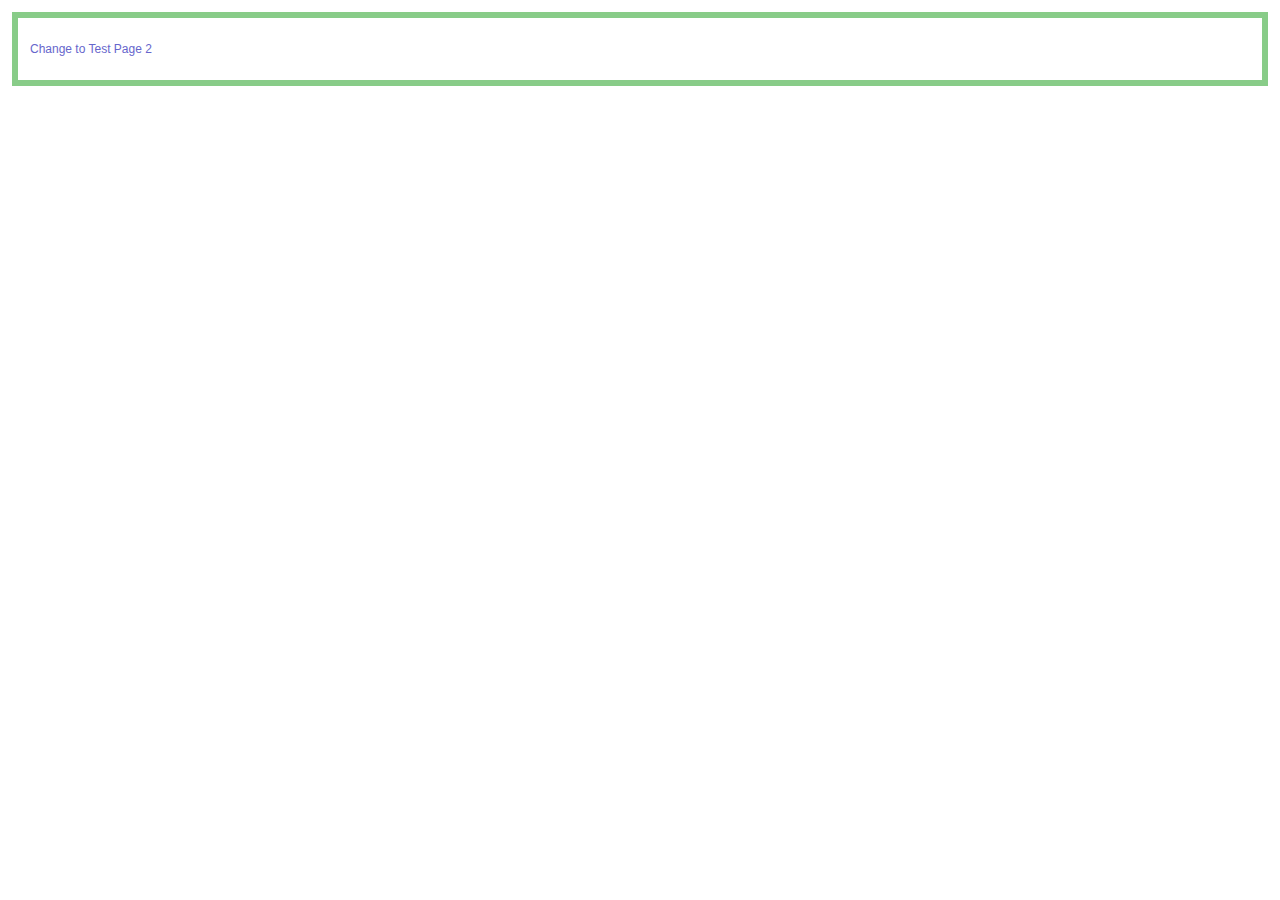
<file: lib/html5shiv-3.7.3/test/iframe.1-1.html>
<!doctype html>
<html>
	<head>
		<meta charset="utf-8">
		<title>Test 1</title>
		<link rel="stylesheet" href="style.css">
		<script src="../src/html5shiv-printshiv.js"></script>
	</head>
	<body>
		<section>
			<p><a href="iframe.1-2.html">Change to Test Page 2</a></p>
		</section>
	</body>
</html>
</file>
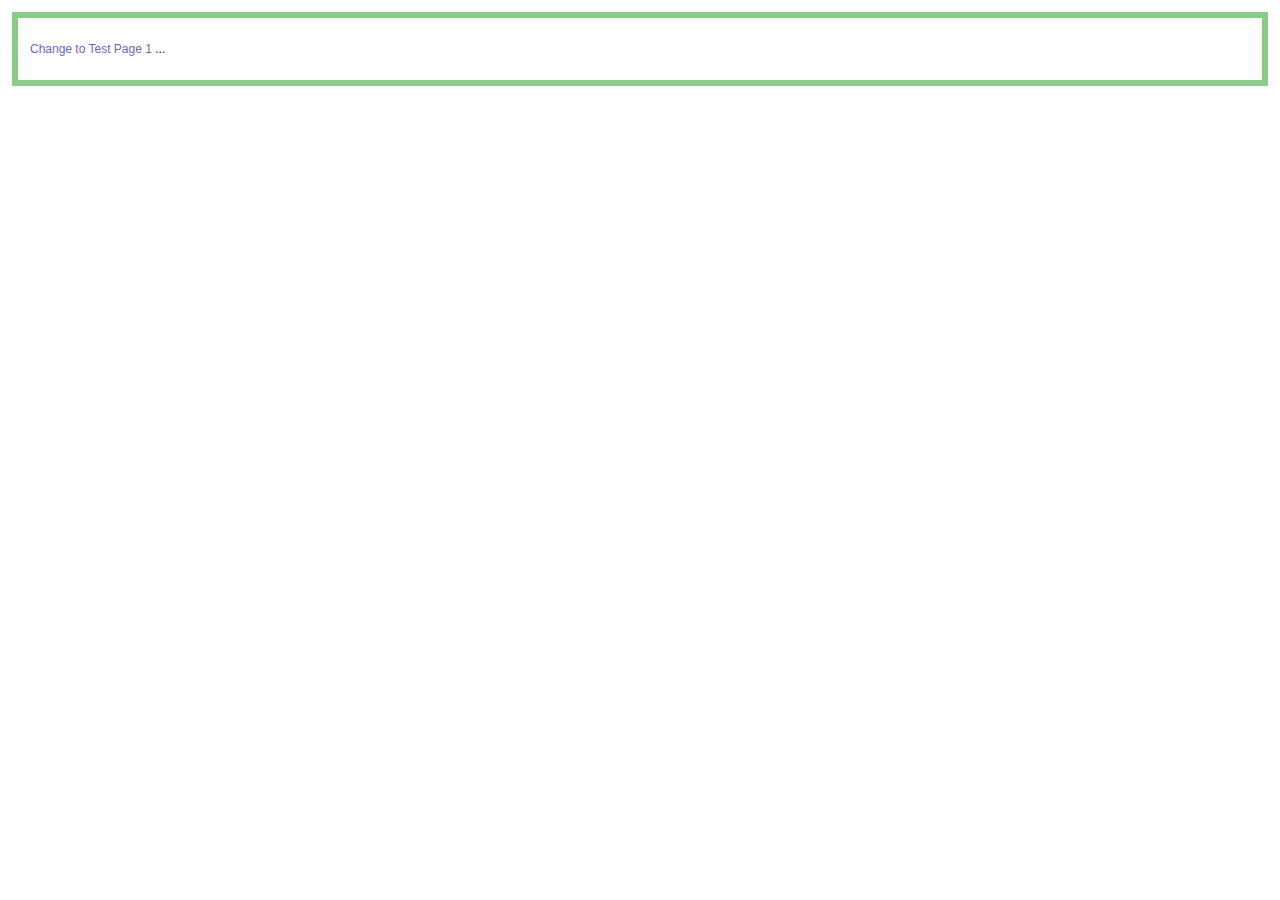
<file: lib/html5shiv-3.7.3/test/iframe.1-2.html>
<!doctype html>
<html>
	<head>
		<meta charset="utf-8">
		<title>Test 2</title>
		<link rel="stylesheet" href="style.css">
		<script src="../src/html5shiv-printshiv.js"></script>
	<body>
		<section>
			<p><a href="iframe.1-1.html">Change to Test Page 1</a> <span contenteditable>...</span></p>
		</section>
	</body>
</html>
</file>
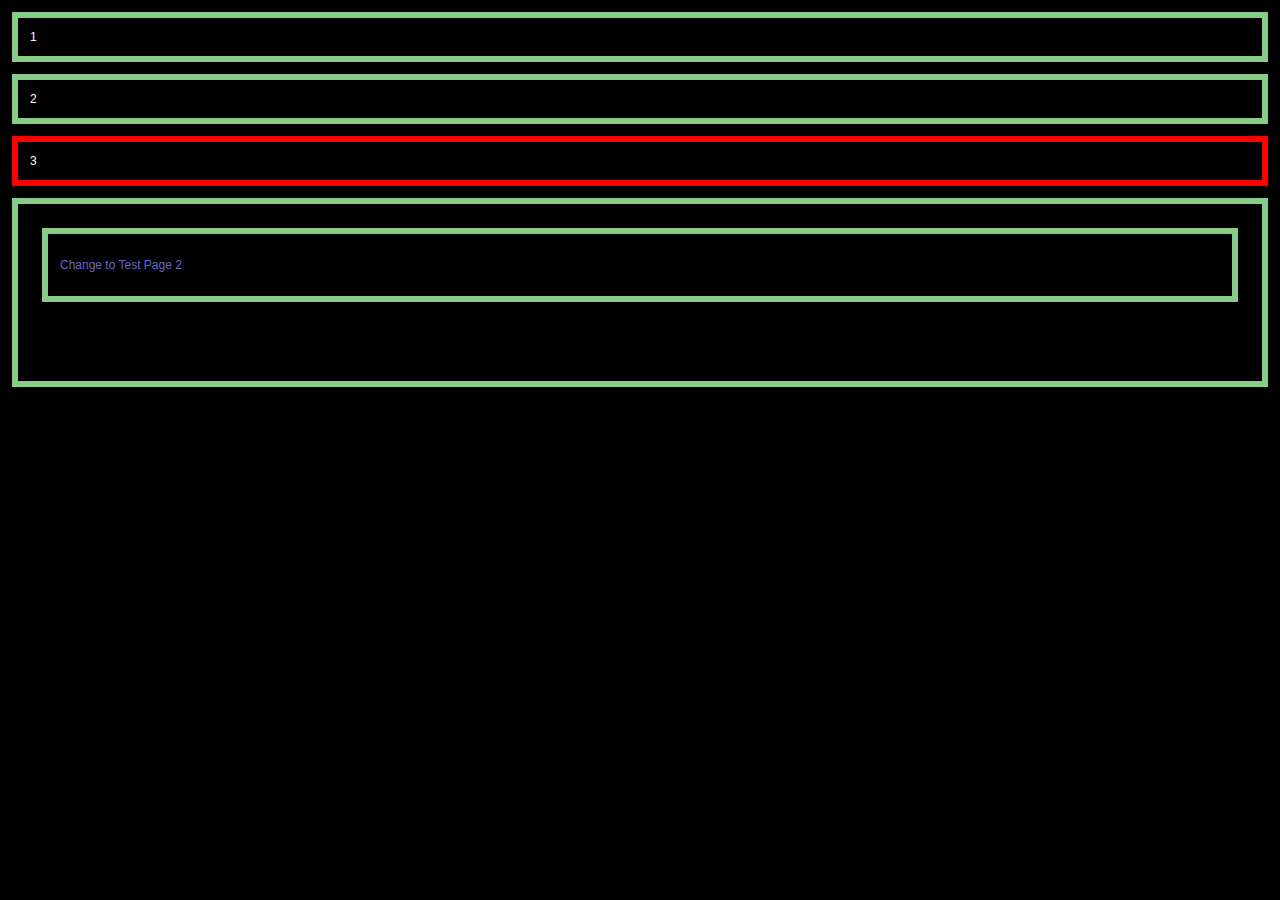
<file: lib/html5shiv-3.7.3/test/iframe.1.html>
<!doctype html>
<html>
	<head>
		<meta charset="utf-8">
		<title>HTML5Shiv</title>
		<link rel="stylesheet" href="style.css">
		<style>
			body {
				color: #fff;
				background: url(data/body-crash.jpg);
			}
		</style>
		<script src="../src/html5shiv-printshiv.js"></script>
		<script src="//use.typekit.com/fbz1vwc.js"></script>
		<script>
			Typekit.load();
		</script>
	</head>
	<body>
		<section>1</section>
		<section>2</section>
		<section style="border-color: red;">3</section>
		<section>
			<iframe src="iframe.1-1.html" style="width:100%;height:100%;" frameborder="0"></iframe>
		</section>
	</body>
</html>
</file>
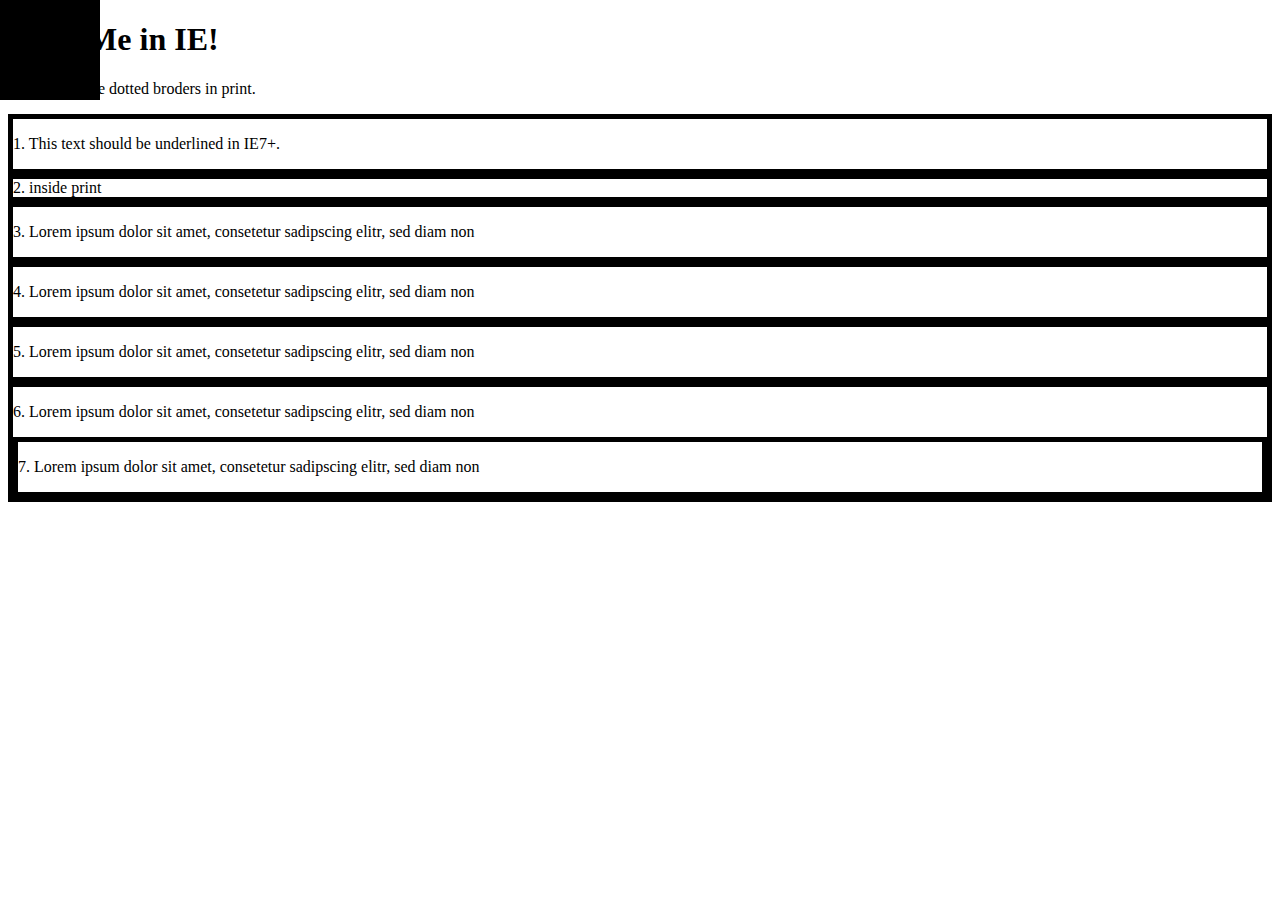
<file: lib/html5shiv-3.7.3/test/mixed-test.html>
<!doctype html>
<html>
	<head>
		<meta charset="utf-8">
		<title>IEPP Test Suite</title>
		<link rel="stylesheet" href="data/inline-mixed-media.css">
		<link rel="stylesheet" href="data/inline-print-media.css">
		<link rel="stylesheet" href="data/print.css" media="print">
		<link rel="stylesheet" href="data/screen.css" media="screen, projection">
		<link rel="stylesheet" href="data/print-styles.css" media="print">
		<style>
			body {
				background: url(data/body-crash.jpg) no-repeat;
			}
		</style>
		<style>
			form {
				margin: 0;
			}
			article#inline-print {
				border: 5px solid #000;
			}
			section div article {
				border: 5px solid #000;
			}
			section[data-article="article"] {
				border: 5px solid #000;
			}
		</style>
		<style media="print">
			article#inline-print {
				border: 5px dotted #000;
			}
			section div article {
				border: 5px dotted #000;
			}
			section[data-article="article"] {
				border: 5px dotted #000;
			}
			p+article {
				text-decoration: underline;
			}
		</style>
		<script src="../src/html5shiv-printshiv.js"></script>
		
		<script src="//use.typekit.com/fbz1vwc.js"></script>
		<script>
			Typekit.load();
		</script>
	</head>
	<body id="print-body-id" class="print-body-class">
		<h1>
			Print Me in IE!
		</h1>
		<p>You should see dotted broders in print.</p>
		<article class="inline-mixed-media">
			<p>
				1. This text should be underlined in IE7+.
			</p>
		</article>
		<article class="inline-print-media">
			<form action="/test/ test">
				<div class="inside-of-form">2. inside print</div>
			</form>
		</article>
		<article class="print">
			<p>
				3. Lorem ipsum dolor sit amet, consetetur sadipscing elitr,  sed diam non
			</p>
		</article>
		<div class="print-styles">
			<article>
				<p>
					4. Lorem ipsum dolor sit amet, consetetur sadipscing elitr,  sed diam non
				</p>
			</article>
		</div>
		<article class="print-styles-print">
			<p>
				5. Lorem ipsum dolor sit amet, consetetur sadipscing elitr,  sed diam non
			</p>
		</article>
		<section>
			<div data-article="article">
				<article>
					<p>
						6. Lorem ipsum dolor sit amet, consetetur sadipscing elitr,  sed diam non
					</p>

					<section data-article="article">
						<p>
							7. Lorem ipsum dolor sit amet, consetetur sadipscing elitr,  sed diam non
						</p>
					</section>
				</article>
			</div>
		</section>
	</body>
</html>
</file>
<file: css/index.css>
/*公共样式*/
body{
    color: #666666;
    font-family: 微软雅黑;
    background:#000;
}
li{
    list-style: none;
}
a{
    color:#666;
}
a:hover{
    color:#666;
    text-decoration: none;
}
.m_l{
    margin-left:10px;
}
.clearfix::before,.clearfix::after{
    content:"";
    height: 0;
    display: block;
    line-height:0;
    clear: both;
    visibility: hidden;
}

/*字体设置*/
@font-face {
    font-family: wjs;
    src: url(../fonts/MiFie-Web-Font.eot) format('embedded-opentype'),
    url(../fonts/MiFie-Web-Font.svg) format('svg'),
    url(../fonts/MiFie-Web-Font.ttf) format('truetype'),
    url(../fonts/MiFie-Web-Font.woff) format('woff');
}
.wjs_icon{
    font-family: wjs;
}
.wjs_icon_tel::before{
    content:"\e909";
}
.wjs_icon_phone::before{
    content:"\e908"
}
.wjs_icon_logo::before{
    content:"\e920";
    color:#e92322;
    font-size: 50px;
    vertical-align: middle;
}
.wjs_icon_word::before{
    content:"\e93e";
    font-size:36px;
    vertical-align: middle;
}
.wjs_icon_e903::before{
    content:"\e903";
    font-size: 30px;
}
.wjs_icon_e905::before{
    content:"\e905";

}
.wjs_icon_e906::before{
    content:"\e906";

}
.wjs_icon_e90e::before{
    content:"\e90e"
}
.wjs_icon_e90f::before{
    content:"\e90f"
}
.wjs_icon_e910::before{
    content:"\e910"
}
.wjs_icon_e911::before{
    content:"\e911"
}
.wjs_icon_e946::before{
    content:"\e946";
}
/*导航栏*/
@media (min-width: 768px) {
  .navbar {
    border-radius:0px;
  }
  .xl{
    background:#111;
    overflow: hidden;
    height: 0px;
    background:#111;
}
.xl li a{
    color:white;
    }
.xl>li>a:hover{
    color: lime;
}
.dh:hover .xl{
    height:140px;
    transition: all linear 0.5;
}
}
.navbar-nav{
    height:245px;
}
.wjs_nav {
    background-color: #111;
    border:none;
    height:160px;
    margin-bottom:0;
    width:100%;
    z-index: 20;
}
.wjs_nav .navbar-brand {
    color: #777;
}
.wjs_nav .navbar-brand:hover,
.wjs_nav .navbar-brand:focus {
    color: #5e5e5e;
    background-color: transparent;
}
.wjs_nav .navbar-text {
    color: #777;
}
.wjs_nav .navbar-nav > li > a {
    color: #fff;
    border:3px solid transparent;
    font-family: Microsoft YaHei, Arial, Verdana, Geneva, sans-serif;

}
.wjs_nav .navbar-nav > li > a:hover,
.wjs_nav .navbar-nav > li > a:focus {
    color:lime;
    background-color: transparent;
}
.wjs_nav .navbar-nav > .active > a,
.wjs_nav .navbar-nav > .active > a:hover,
.wjs_nav .navbar-nav > .active > a:focus {
    color: #555;
    background-color: #111;
}
.wjs_nav .navbar-nav > .disabled > a,
.wjs_nav .navbar-nav > .disabled > a:hover,
.wjs_nav .navbar-nav > .disabled > a:focus {
    color: #ccc;
    background-color: transparent;
}
.wjs_nav .navbar-toggle {
    border-color: #ddd;
}
.wjs_nav .navbar-toggle:hover,
.wjs_nav .navbar-toggle:focus {
    background-color: #ddd;
}
.wjs_nav .navbar-toggle .icon-bar {
    background-color: #888;
}
.wjs_nav .navbar-collapse,
.wjs_nav .navbar-form {
    border-color: #111;
}
@media screen and (max-width: 768px){
    .wjs_nav .navbar-collapse{
        position: absolute;
        background: #111;
        width: 100% ;
    }
}
.wjs_nav .navbar-nav > .open > a,
.wjs_nav .navbar-nav > .open > a:hover,
.wjs_nav .navbar-nav > .open > a:focus {
    color: #555;
    background-color: #e7e7e7;
}
@media (max-width: 767px) {
    .xl li{
        float: left;
        padding-left:10px;
        }
    .wjs_nav .navbar-nav .open .dropdown-menu > li > a {
        color: #777;
    }
    .wjs_nav .navbar-nav .open .dropdown-menu > li > a:hover,
    .wjs_nav .navbar-nav .open .dropdown-menu > li > a:focus {
        color: #333;
        background-color: transparent;
    }
    .wjs_nav .navbar-nav .open .dropdown-menu > .active > a,
    .wjs_nav .navbar-nav .open .dropdown-menu > .active > a:hover,
    .wjs_nav .navbar-nav .open .dropdown-menu > .active > a:focus {
        color: #555;
        background-color: #e7e7e7;
    }
    .wjs_nav .navbar-nav .open .dropdown-menu > .disabled > a,
    .wjs_nav .navbar-nav .open .dropdown-menu > .disabled > a:hover,
    .wjs_nav .navbar-nav .open .dropdown-menu > .disabled > a:focus {
        color: #ccc;
        background-color: transparent;
    }
}
.wjs_nav .navbar-link {
    color: #777;
}
.wjs_nav .navbar-link:hover {
    color: #333;
}
.wjs_nav .btn-link {
    color: #777;
}
.wjs_nav .btn-link:hover,
.wjs_nav .btn-link:focus {
    color: #333;
}
.wjs_nav .btn-link[disabled]:hover,
fieldset[disabled] .wjs_nav .btn-link:hover,
.wjs_nav .btn-link[disabled]:focus,
fieldset[disabled] .wjs_nav .btn-link:focus {
    color: #ccc;
}
/*轮播图*/
.carousel-indicators{
    position:absolute;
    top:70%;
}
.wjs_banner .big{
    display: block;
    height:600px;
    background-repeat: no-repeat;
    background-position: center center;
    background-size: cover;
}
.wjs_banner .small{
    display: block;
    width: 100%;
}
.wjs_banner .small img{
    width: 100%;
}
/*交易信息*/
.wjs_info{
    padding:50px;
    border-bottom:1px solid #ccc;
}
.wjs_info>.container>.row>div>a{
    display: block;
    padding:15px;
}
/*预约部分*/
.wjs_book{
   
}
.wjs_book .wjs_icon::before{
    font-size: 24px;
}
.wjs_book .book_link{
    color:#e92322;
    border-bottom:1px dashed #e92322;
}
@media screen and (min-width:992px) {
    .wjs_book>.container{
        width: 910px;
    }
}
/*产品部分*/
.tab-content{
    position:relative;
    top:10px;
}
.wjs_product{
    padding:30px 0;
    background: #f5f5f5;
}
.wjs_product_tabs {
    border-bottom: 1px solid #ddd;
}
.wjs_product_tabs > li {
    float: left;
    padding-left:20px;
}
.wjs_product_tabs > li > a {
    margin-right: 2px;
    line-height: 1.42857143;
    border: none;

}
.wjs_product_tabs > li > a:hover {
    border:none;
    background: #f5f5f5;
    border-bottom:3px solid #e92322;
}
.wjs_product_tabs > li.active > a,
.wjs_product_tabs > li.active > a:hover,
.wjs_product_tabs > li.active > a:focus {
    color: #555;
    cursor: default;
    background: #f5f5f5;
    border: none;
    border-bottom:3px solid #e92322;
}
.wjs_product_tabs.nav-justified {
    width: 100%;
    border-bottom: 0;
}
.wjs_product_tabs.nav-justified > li {
    float: none;
}
.wjs_product_tabs.nav-justified > li > a {
    margin-bottom: 5px;
    text-align: center;
}
.wjs_product_tabs.nav-justified > .dropdown .dropdown-menu {
    top: auto;
    left: auto;
}
@media (min-width: 768px) {
    .hr{
        position:relative;
        padding-bottom: 15px;
        
    }
    .wjs_product_tabs.nav-justified > li {
        display: table-cell;
        width: 1%;
    }
    .wjs_product_tabs.nav-justified > li > a {
        margin-bottom: 0;
    }
}
.wjs_product_tabs.nav-justified > li > a {
    margin-right: 0;
    border-radius: 4px;
}
.wjs_product_tabs.nav-justified > .active > a,
.wjs_product_tabs.nav-justified > .active > a:hover,
.wjs_product_tabs.nav-justified > .active > a:focus {
    border: 1px solid #ddd;
}
@media (min-width: 768px) {
    .wjs_product_tabs.nav-justified > li > a {
        border-bottom: 1px solid #ddd;
        border-radius: 4px 4px 0 0;
    }
    .wjs_product_tabs.nav-justified > .active > a,
    .wjs_product_tabs.nav-justified > .active > a:hover,
    .wjs_product_tabs.nav-justified > .active > a:focus {
        border-bottom-color: #fff;
    }
}
/*tabs的父盒子*/
.wjs_product_tabs_parent{
    width: 100%;
    overflow: hidden;
}
/*面板盒子*/
.wjs_product .product_box{
    display: block;
    height: 150px;
    width: 100%;
    background: #fff;
    margin-top:20px;
    box-shadow: 2px 2px 2px 1px #ccc;
}
.product_box .product_right{
    float: right;
    width: 108px;
    height: 150px;
    border-left:1px dashed #ccc;
    position: relative;
}
.product_box .product_right::before,
.product_box .product_right::after{
    content:"";
    display: block;
    width: 12px;
    height:12px;
    background: #f5f5f5;
    position: absolute;
    left:-6px;
    border-radius: 6px;

}
.product_box .product_right::before{
    top:-6px;
    box-shadow: inset 0 -1px 1px  #ccc;
}
.product_box .product_right::after{
    bottom:-6px;
    box-shadow: inset 0 1px 1px  #ccc;
}
.product_box .product_left{

    overflow: hidden;
    height: 150px;
}
.product_left h3{
    font-size: 16px;
    text-align: center;
    font-weight: normal;
    margin-top:6px;
}
.product_box.exp{
    position: relative;
    background: #e92322;
    color:#fff;
}
.product_box.exp::before{
    font-family: wjs;
    font-size:33px;
    content:"\e915";
    position: absolute;
    top:-6px;
    left:0px;
}
.product_box .product_right p{
    margin-top:20px;
    text-align: center;
}
.product_box .product_right p:first-of-type{
    margin-top:30px;
    color:red;
}
.product_box.exp .product_right p:first-of-type{
    margin-top:30px;
    color:#fff;
}
.product_box .product_right p b{
    font-size: 40px;
}
.product_box .product_right p sub{
    bottom:0;
}
.product_box .product_left .progress{
    height: 10px;
}
@media (max-width: 767px) {
    .rx01{
        position:relative;
        margin-top: 15px;
    }
    .rx{
        position:relative;
        margin:10px auto;
        margin-top: 15px;
    }
    .hr{
        position:relative;
        margin-top: 15px;
    }
    .gf{
        position:relative;
        margin-top: 15px;
    }
}
/*版权声明*/
.wjs_partner{
    position:relative;
    padding-top: 20px;
    left:50%;
    transform: translateX(-50%);
}
.wjs_partner li{
       float:left;
       color:lime;
}
.wjs_partner li a{
    color:lime;
    padding-right:3px ;
}
.row-container{
    position:relative;
    padding-left:20px;
}
</file>
<file: lib/html5shiv-3.7.3/test/style.css>
@import url(style.all.css);
@import url(style.print.css);
</file>
<file: lib/Respond-1.4.2/test/unit/test.css>
.launcher #qunit-testrunner-toolbar,
.launcher #qunit-userAgent,
.launcher #qunit-tests,
.launcher #qunit-testresult {
	display: none;
}
.launcher #launcher {

	font: 1.5em/1 bold Helvetica, sans-serif;
}

#testelem {
	width: 50px;
	overflow: hidden;
	display: block;
}

/* a style like this should never apply in IE. If it does, tests will fail */
@media screen and (view-mode: minimized) {
	#testelem {
		width: 10px !important;
	}
}

/*styles for 480px and up - media type purposely left out here to test that in the process */
@media (min-width: 480px) {
	#testelem {
		width: 150px;
	}
	#testelem[class=foo] {
		height: 200px;
	}
}

/*styles for 500px and under*/
@media screen and (max-width: 460px) {
	#testelem {
		height: 150px;
	}
}

/* testing em unit support - 33em should be 528px and 35em should be 560px in IE with default fonts settings */
@media screen and (min-width: 33em) and (max-width: 38em) {
	#testelem {
		width: 75px;
	}
}



/*styles for 620px and up */
@media only screen and (min-width: 620px) {
	#testelem {
		width: 250px;
	}
}


/*styles for 760px and up */
@media only print, only screen and (min-width: 760px) {
	#testelem {
		width: 350px;
	}
}


/*styles for print that shouldn't apply */
@media only print and (min-width: 800px) {
	#testelem {
		width: 500px;
	}
}
</file>
<file: lib/Respond-1.4.2/test/unit/test2.css>
/* this stylesheet was referenced via a link that had a media attr defined
it should only apply on window > 950px */
#testelem {
	width: 16px;
}
</file>
<file: lib/Respond-1.4.2/test/unit/test3.css>
/* this stylesheet was referenced via a link that had a media attr defined
it should only apply on screen > 87.5em (1400px) */
#testelem {
	width: 25px;
}
</file>
<file: css/product.css>
body{
    	overflow-x:hidden ;
    	background:black;
    }
    #tp{
    	position: relative;
    	top:10px;
    }
     .container{
            height:100px;
        }
        .container-fluid{
            height:200px;
        }
        .row div{
        	height:180px;
        	line-height:100px;
        	text-align: center;
        	border:1px solid #333333;
        	cursor: pointer;
        	z-index: 100;
        }
        #me{
        	height:360px;
        	margin-top: 0;
        	line-height: 100px;
        }
        #dhl{
        	height:260px;
        	line-height: 100px;
        	border:1px solid #333333;
        	border-top:1px solid #333333;
        }
        @media only screen and (max-width:768px ) {
        	.row div{
        		border: 1px solid #333;
        	}
        	#dhl{
        		border: 1px solid #333;
        	}
        }
        #dhl ul{
        	list-style: none;
        	height:260px;
        	position:relative;
        	left:-50px;
        }
        #dhl ul li{
        	width:70px;
        	height: 30px;
        	line-height: 30px;
        	padding-left:-30px;
        	padding-top: 20px;
        }
        #dhl ul li a{
        	display: block;
        	width: 70px;
        	height: 30px;
        	line-height: 30px;
        	padding-left:-20px;
        	color: #999;
        }
        .one{
        	position: relative;
        	display: block;
        	color: #fff;
        	background: black;
        	width:100%;
        	height:20px;
        	line-height:20px;
        	text-align: center;
        	padding-top: -25px;
        	bottom:15px;
        }
        #mouse b{
        	color:#fff;
        	font-weight: 700;
        }
        b{
        	color: lime;
        }
        a:hover{
        	text-decoration: none;
        	z-index: 100;
        }
        #rx{
        	width:51px;
        	height:51px;
        	background:url(../images/home_floor_product_tag_hot.png);
        	display: block;
        	position: relative;
        	left:-15px;
        	top: -191px;
        }
        #xp{
        	width:51px;
        	height:51px;
        	background:url(../images/home_floor_product_tag_new.png);
        	display: block;
        	position: relative;
        	left:-15px;
        	top: -191px;
     }
     #nav{
     	background:#111;
     }
     #nav div{
     	border: none;
     }
     .login li{
    	float: left;
    	padding:5px;
    	display: block;
    	width:140px;
    	height:28px;
    }
    .login li a{
    	color: #fff;
    	font-weight:700;
    }
    .login input{
    	height:28px;
    	width:100px;
    	padding-right: 5px;
    	background: #1F1F1F;
    	outline: none;
    	border: none;
    	color: #fff;
    }
    #car{
    	background: lime;
    	height: 30px;
    	line-height: 30px;
    	text-align: center;
    	position: absolute;
    	top:40px;
    	width:80px;
    	left:200px;
    	border-radius:5px ;
    }
    .foter{
    	position: relative;
    	height:100px;
    	top:100px;
    } 
    .foter ul li{
    	float: left;
    	list-style: none;
    	color: lime;
    }
    .foter ul li a{
    	color: lime;
    }
    p{
    	color: #666;
    }
    #gf{
    	color: lime;
    	font-weight: 800;
    }
.all-product{
	color: lime;
	display: block;
	width: 100px;
}
</file>
<file: css/store.css>
/* 
* @Author: Marte
* @Date:   2016-10-23 11:10:08
* @Last Modified by:   Marte
* @Last Modified time: 2016-10-23 16:43:47
*/
*{
    margin:0;
    padding: 0;
}
body{
    background:#111;
    position: relative;
}
img{
	border: none;
}
li{
    list-style: none;
}
a{
    text-decoration: none;
}
.banxin{
    width:1000px;
    margin: 0 auto;
    position:relative;
}
.banxin-one{
	width:1000px;
    margin:580px auto;
    position:relative;
}
.banxin-two{
	width:1000px;
    margin:1150px auto;
    position:relative;
}
.head{
    width:100%;
    height:60px;
    background: #1f1f1f;
}
.login{
    position:absolute;
    right:20px;
    top:15px;
}
.login li{
    float: left;
    padding:5px;
    display:block;
    width:40px;
    height:15px;
    line-height:15px;
    text-align: center;
}
.login li a{
    color: #999;
}
.dy{
    border-right: 1px solid #999;
}
/*logo 搜索栏部分*/
.top{
    position:relative;
    right:120px;
    width:900px;
    height:90px;
}
.logo{
    display:block;
    width:67px;
    height:67px;
    background:url(../images/logo.png);
    position:absolute;
    top:10px;
    left:120px;
}
input{
     width:189px;
     height:30px;
     background:#1f1f1f;
     position:absolute;
     top:25px;
     right:-40px;
     border:none;
     outline: none;
     color:#FFFFFF;
}
.fd{
    display:block;
    width:33px;
    height:31px;
    background:url(../images/fangda.jpg);
    position:absolute;
     top:25px;
     right:149px;
}
.inp{
     width:250px;
     height:30px;
     background:yellowgreen;
}
.goto{
    width:100px;
    height:30px;
    background:green;
    color:white;
    line-height: 30px;
    text-align: center;
      position:absolute;
     top:25px;
     right:-150px;
     border:none;
}
.goto a{
    color:white;
}
/*商品分类*/
.dhl{
    position:relative;
    top:20px;
    background:#1f1f1f;
    width:247px;
    left:10px;
    height:447px;
}
.dh-left{
    width: 218px;
    height:366px;
}
.dh-left>li{
    width:250px;
    height:75px;
     border-left: 1px solid #1f1f1f;
}
.dh-left>li:hover .dh-right{
    display:block;
    background:black;
}
.dh-left>li:hover{
    background:black;
    border-left: 1px solid lime;
}
.dh-left>li h4{
    margin-bottom: 10px;
    position:relative;
    top:15px;
    color:lime;
    left:25px;
}
.dh-left>li a{
    position:relative;
    padding:10px;
    left:40px;
    top:20px;
    color:#999;
    font-size:14px;
}
.dh-left>li a:hover{
    color:lime;
}
#all-product{
    background:#00a000;
    line-height: 72px;
    padding-left:30px ;
    width:218px;
}
#all-product a{
   color: #fff;
    font-size: 18px;
}
.dh-right{
    display:none;
    width:290px;
    height:371px;
    background:black;
    position:absolute;
    top:75px;
    left:245px;
    z-index:20;
}
.dh-right li{
    height:60px;
    padding-left:60px;
}
.dh-right li a{
    color:#fff;
}
.dh-right li img{
    width:40px;
    height:40px;
    position:relative;
   left:-30px;
   top:20px;
}
/*轮播图部分*/
.slider{
    width:800px;
    position: relative;
    top:-418px;
    left:258px;
}
.slider-img{
    width:750px;
    height:438px;
    position: relative;
   /* overflow: hidden;*/
}
.slider-img ul{
    list-style: none;
}
.slider-img ul li{
    position: absolute;
    top:0;
    left:0;
}
.sd>li>img{
	width:750px;
	height: 438px;
}
.arrow{
    position: absolute;
    width:750px;
    height: 40px;
    top:50%;
    -webkit-transform: translateY(-50%);
    -moz-transform: translateY(-50%);
    -ms-transform: translateY(-50%);
    -o-transform: translateY(-50%);
    transform: translateY(-50%);
    display: none;
}
.arrow .prev,.arrow .next{
    width: 40px;
    height: 40px;
    font-size:30px;
    text-align: center;
    line-height:40px;
    background: rgba(255,255,255,.6);
    cursor:pointer;
}
.arrow .prev{
    float:left;
}
.arrow .next{
    float:right;
}
.ctrl-square{
    position: absolute;
    bottom:5px;
    left:50%;
    transform: translateX(-50%);
}
.ctrl-square span{
    display: inline-block;
    margin: 0 2px;
    width: 15px;
    height: 15px;
    line-height:15px;
    text-align: center;
    background:url(../images/marquee.png) no-repeat -23px 0;
    cursor: pointer;
}
.ctrl-square span.current{
    background:url(../images/marquee.png) no-repeat 0 0;
}
/*产品部分*/
.product{
	position: relative;
	width: 1100px;
	height: 250px;
	top:-350px;
	left:5px;
}
.product li{
	float: left;
	padding-left:20px;
	overflow: hidden;
}
.product li:hover img{
	transform: scale(1.1);
}
/*产品分系列*/
h1{
	color: #fff;
	border-left: 2px #0f0 solid;
	position:relative;
	left:30px;
}
.sb{
	position:absolute;
	top:-300px;
}
.sb ul{
	position: absolute;
	top:40px;
	left:30px;
	height:470px;
	background: black;
}
.sb ul li{
	padding: 10px;
}
.sb ul li a{
	color: #999;
	font: 12px "微软雅黑";
	display: block;
	width: 65px;
}
.hmb{
	position: absolute;
	left:100px;
	overflow: hidden;
}
.hmb img{
	width:310px;
	height:470px;
}
.hmb img:hover{
	transform: scale(1.1);
	transition: all 0.5; 
}
.hmb span{
	display: block;
	width:230px;
	height:50px;
	line-height: 67px;
	text-align: center;
	background: black;
	position: absolute;
	top:370px;
	left: 55px;
	color: #fff;
	font: 14px "微软雅黑";
	padding-top: 10px;
}
.hmb span b{
	color: lime;
}
.count{
	position: absolute;
	left:415px;
	width: 800px;
	position: absolute;
	top: -268px;
}
.count ul li{
	display: block;
	width:200px;
	height: 232px;
	background:black;
	float: left;
	margin:3px;
	border:1px solid transparent;
}
.count ul li:hover{
	border:1px solid lime;
}
.count ul li img{
	position:relative;
    top: 10px;
    left:28px;
}
.count ul li img:hover{
	transform: scale(1.1);
}
.count ul li span{
	display: block;
	font-size:14px;
	line-height:60px;
	color: #fff;
	width: 140px;
	height: 60px;
	position: relative;
	text-align: center;
	top:45px;
	left:30px;
	top:20px;
}
.count ul li span b{
	color: lime;
	position: absolute;
	left:40px;
	top: 20px;
}
#rx{
	display: block;
	width: 51px;
	height: 51px;
	background: url(../images/home_floor_product_tag_hot.png) no-repeat;
	position: absolute;
	top:4px;
	left:4px;
}
#xp{
	display: block;
	width: 51px;
	height: 51px;
	background:url(../images/home_floor_product_tag_new.png) no-repeat;
	position:relative;
	top:-204px;
	left:-1px;
}
.fh{
	position: relative;
	top:-30px;
	height:100px;
	left:45px;
	width: 100%;
	border-bottom: 1px solid #333;
}
.fh li{
	float: left;
	color: #fff;
	font-weight: 700;
	padding:55px;
	font: 20px "微软雅黑";
	height: 50px;
}
.footer{
	width: 100%;
	height:425px;
	background:#1F1F1F;
	position:relative;
	top:250px;
}
.xz{
	width:100%;
	height: 150px;
	position: relative;
	left:30px;
	border-bottom: 1px solid #333;
}
.xz div{
	float: left;
	margin:80px;
	position: relative;
	top:-141px;
}
h4{
	color: #fff;
}
.xz ul{
	height:140px;
	width: 80px;
}
.xz ul li{
	padding:5px;
}
.xz ul li a{
	color: #9D9D9D;
}
.wj{
	position: absolute;
	top:350px;
}
.copyright{
	position: absolute;
	right: 20px;
	top: 350px;
	font-family: Microsoft YaHei, Arial, Verdana, Geneva, sans-serif;
    color: #fff;
    font-weight: 100;
}
/*右边栏*/
.kf{
	width: 50px;
	height:250px;
	position:fixed;
	right:20px;
	top:300px;	
}
.mecar{
	position: absolute;
	top:0px;
	right:-16px;
	display: none;
}
.mecar01{
	position: absolute;
	top:65px;
	right:-16px;
	display: none;
}
.mecar02{
	position: absolute;
	top:133px;
	right:-16px;
	display: none;
}
.mecar03{
	position: absolute;
	top:200px;
	right:-16px;
	display: none;
}
.kf .one a:hover .mecar{
	display: block;
}
.kf .two a:hover .mecar01{
	display: block;
}
.kf .three a:hover .mecar02{
	display: block;
}
.kf #four a:hover .mecar03{
	display: block;
}
</file>
<file: lib/html5shiv-3.7.3/test/data/inline-mixed-media.css>
@media screen, handheld {
	article.inline-mixed-media {
		border: 5px solid #000;
	}
}

@media print  {
	article.inline-mixed-media {
		border: 5px dotted #000;
	}
}
</file>
<file: lib/html5shiv-3.7.3/test/data/inline-print-media.css>
.inline-print-media form {
	border: 5px solid #000;
}
@media print  {
	.inline-print-media form {
		border: 5px dotted #000;
	}
}
</file>
<file: lib/html5shiv-3.7.3/test/data/print.css>
article.print {
	border: 5px dotted #000;
}
</file>
<file: lib/html5shiv-3.7.3/test/data/screen.css>
article.print {
	border: 5px solid #000;
}
.print-styles article {
	border: 5px solid #000;
}
article.print-styles-print {
	border: 5px solid #000;
}
</file>
<file: lib/html5shiv-3.7.3/test/data/print-styles.css>
.print-styles article {
	border: 5px dotted #000;
}
@media print {
	article.print-styles-print {
		border: 5px dotted #000;
	}
}
</file>
<file: lib/Respond-1.4.2/test/unit/qunit/qunit.css>
/**
 * QUnit v1.3.0pre - A JavaScript Unit Testing Framework
 *
 * http://docs.jquery.com/QUnit
 *
 * Copyright (c) 2011 John Resig, Jörn Zaefferer
 * Dual licensed under the MIT (MIT-LICENSE.txt)
 * or GPL (GPL-LICENSE.txt) licenses.
 */

/** Font Family and Sizes */

#qunit-tests, #qunit-header, #qunit-banner, #qunit-testrunner-toolbar, #qunit-userAgent, #qunit-testresult {
	font-family: "Helvetica Neue Light", "HelveticaNeue-Light", "Helvetica Neue", Calibri, Helvetica, Arial, sans-serif;
}

#qunit-testrunner-toolbar, #qunit-userAgent, #qunit-testresult, #qunit-tests li { font-size: small; }
#qunit-tests { font-size: smaller; }


/** Resets */

#qunit-tests, #qunit-tests ol, #qunit-header, #qunit-banner, #qunit-userAgent, #qunit-testresult {
	margin: 0;
	padding: 0;
}


/** Header */

#qunit-header {
	padding: 0.5em 0 0.5em 1em;

	color: #8699a4;
	background-color: #0d3349;

	font-size: 1.5em;
	line-height: 1em;
	font-weight: normal;

	border-radius: 15px 15px 0 0;
	-moz-border-radius: 15px 15px 0 0;
	-webkit-border-top-right-radius: 15px;
	-webkit-border-top-left-radius: 15px;
}

#qunit-header a {
	text-decoration: none;
	color: #c2ccd1;
}

#qunit-header a:hover,
#qunit-header a:focus {
	color: #fff;
}

#qunit-banner {
	height: 5px;
}

#qunit-testrunner-toolbar {
	padding: 0.5em 0 0.5em 2em;
	color: #5E740B;
	background-color: #eee;
}

#qunit-userAgent {
	padding: 0.5em 0 0.5em 2.5em;
	background-color: #2b81af;
	color: #fff;
	text-shadow: rgba(0, 0, 0, 0.5) 2px 2px 1px;
}


/** Tests: Pass/Fail */

#qunit-tests {
	list-style-position: inside;
}

#qunit-tests li {
	padding: 0.4em 0.5em 0.4em 2.5em;
	border-bottom: 1px solid #fff;
	list-style-position: inside;
}

#qunit-tests.hidepass li.pass, #qunit-tests.hidepass li.running  {
	display: none;
}

#qunit-tests li strong {
	cursor: pointer;
}

#qunit-tests li a {
	padding: 0.5em;
	color: #c2ccd1;
	text-decoration: none;
}
#qunit-tests li a:hover,
#qunit-tests li a:focus {
	color: #000;
}

#qunit-tests ol {
	margin-top: 0.5em;
	padding: 0.5em;

	background-color: #fff;

	border-radius: 15px;
	-moz-border-radius: 15px;
	-webkit-border-radius: 15px;

	box-shadow: inset 0px 2px 13px #999;
	-moz-box-shadow: inset 0px 2px 13px #999;
	-webkit-box-shadow: inset 0px 2px 13px #999;
}

#qunit-tests table {
	border-collapse: collapse;
	margin-top: .2em;
}

#qunit-tests th {
	text-align: right;
	vertical-align: top;
	padding: 0 .5em 0 0;
}

#qunit-tests td {
	vertical-align: top;
}

#qunit-tests pre {
	margin: 0;
	white-space: pre-wrap;
	word-wrap: break-word;
}

#qunit-tests del {
	background-color: #e0f2be;
	color: #374e0c;
	text-decoration: none;
}

#qunit-tests ins {
	background-color: #ffcaca;
	color: #500;
	text-decoration: none;
}

/*** Test Counts */

#qunit-tests b.counts                       { color: black; }
#qunit-tests b.passed                       { color: #5E740B; }
#qunit-tests b.failed                       { color: #710909; }

#qunit-tests li li {
	margin: 0.5em;
	padding: 0.4em 0.5em 0.4em 0.5em;
	background-color: #fff;
	border-bottom: none;
	list-style-position: inside;
}

/*** Passing Styles */

#qunit-tests li li.pass {
	color: #5E740B;
	background-color: #fff;
	border-left: 26px solid #C6E746;
}

#qunit-tests .pass                          { color: #528CE0; background-color: #D2E0E6; }
#qunit-tests .pass .test-name               { color: #366097; }

#qunit-tests .pass .test-actual,
#qunit-tests .pass .test-expected           { color: #999999; }

#qunit-banner.qunit-pass                    { background-color: #C6E746; }

/*** Failing Styles */

#qunit-tests li li.fail {
	color: #710909;
	background-color: #fff;
	border-left: 26px solid #EE5757;
	white-space: pre;
}

#qunit-tests > li:last-child {
	border-radius: 0 0 15px 15px;
	-moz-border-radius: 0 0 15px 15px;
	-webkit-border-bottom-right-radius: 15px;
	-webkit-border-bottom-left-radius: 15px;
}

#qunit-tests .fail                          { color: #000000; background-color: #EE5757; }
#qunit-tests .fail .test-name,
#qunit-tests .fail .module-name             { color: #000000; }

#qunit-tests .fail .test-actual             { color: #EE5757; }
#qunit-tests .fail .test-expected           { color: green;   }

#qunit-banner.qunit-fail                    { background-color: #EE5757; }


/** Result */

#qunit-testresult {
	padding: 0.5em 0.5em 0.5em 2.5em;

	color: #2b81af;
	background-color: #D2E0E6;

	border-bottom: 1px solid white;
}

/** Fixture */

#qunit-fixture {
	position: absolute;
	top: -10000px;
	left: -10000px;
}
</file>
